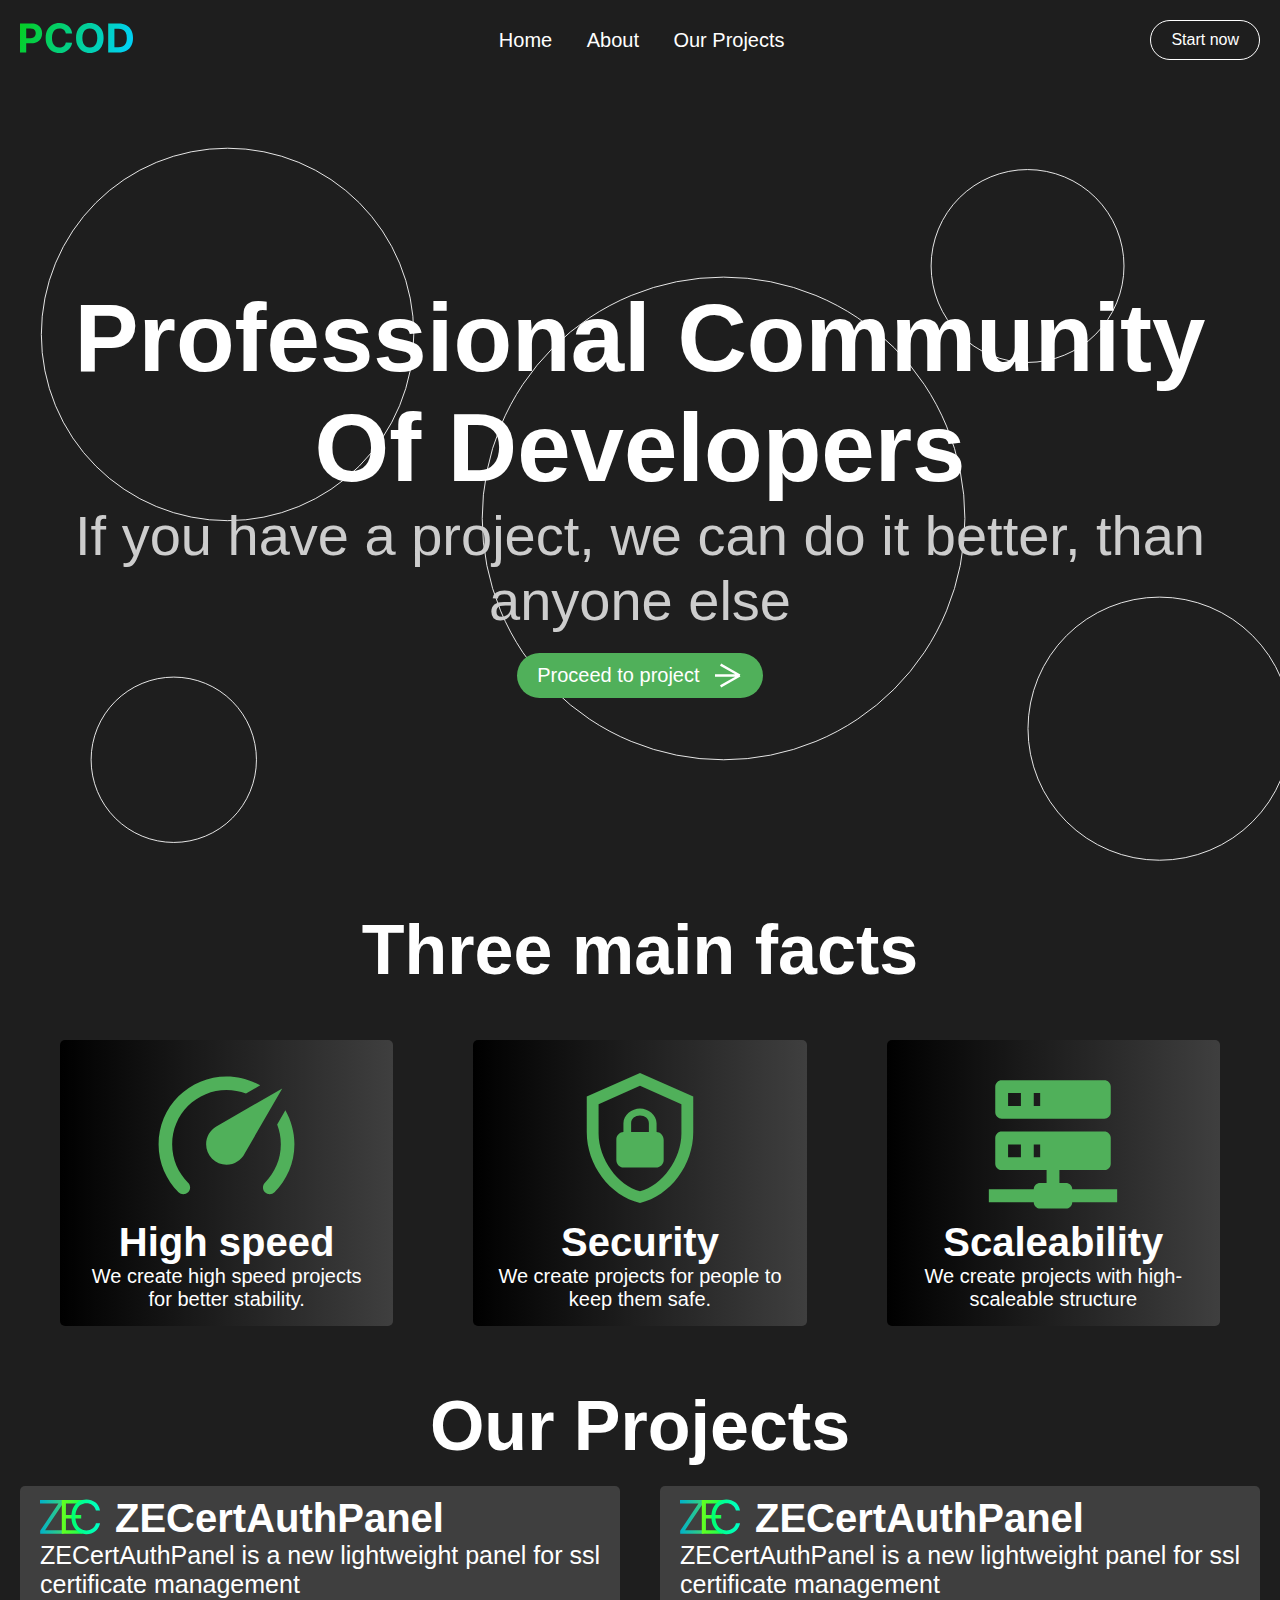
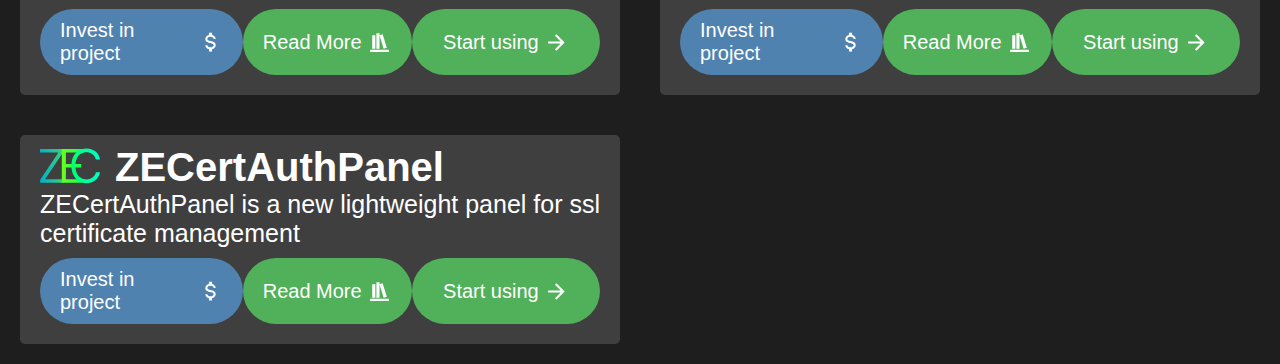
<file: index.html>
<!DOCTYPE html>
<html lang="en">
    <head>
        <title>ProfComOfDev | Main</title>
        <meta name="viewport" content="width=device-width">
        <meta name="title" content="ProfComOfDev">
        <meta name="description" content="ProfComOfDev -  a Professional Community of Developers">
        <meta name="keywords" content="professionalism,professional headshots,professional development,professional binge watcher,professional physical therapy,professional synonym,professional liability insurance,professional resume,professional attire,professional attire for women,professional arts pharmacy,professional automotive,professional association,professional athletes,professional auto,professional account management,professional bio,professional backpack,professional bull riders,professional background,Copy,professional bank,professional binge watcher jobs,professional business attire,professional carpet cleaning,professional cuddler,professional camera,professional cleaning services,professional cornhole bags,professional cornhole boards,professional car detailing,professional couch cleaning,professional definition,professional development goals,professional dresses,professional driving school,professional degree,professional development for teachers,professional development plan,professional email,professional ear cleaning,Copy,professional email address,professional email signature,professional engineer,professional eye care,professional employer organization,professional email sign off,professional finance company,professional fighters league,professional fonts,professional financial services,professional flooring supply,professional football leagues,professional formulas,professional floor cleaners,professional goals,professional goals examples,professional golfers,professional golf,professional growth,professional gynecological services,Copy,professional gel polish,professional gambler,professional hair,professional headshots near me,professional hairstyles,professional hair clippers,professional halloween costumes,professional hair color,professional halloween masks,professional identity,professional image,professional in spanish,professional irrigation,professional in human resources,professional insurance,professional instagram account,professional interests examples,professional jobs,professional jobs near me,professional judgement,Copy,professional jumpsuit,professional jewelry cleaner,professional juicer,professional joggers,professional jump rope,professional knife sharpener,professional knife set,professional kitchen,professional karaoke machine,professional karaoke system,professional keratin treatment,professional kickball,professional knife sharpening near me,professional letter format,professional license,professional letter,professional lacrosse,professional learning communities,professional license lookup,professional letter of recommendation,Copy,professional movers,professional makeup,professional meaning,professional massage,professional mode facebook,professional movers near me,professional management,professional muffler,professional nails,professional nail supplies,professional nail drill,professional nursing organizations,professional networking,professional nail kit,professional nail colors,professional nail clippers,professional organizer,professional organizer near me,professional outfits for women,professional out of office message,Copy,professional organizer salary,professional outfits,professional organizer certification,professional office decor ideas,professional photographer,professional pharmacy,professional pictures,professional photo,professional photographer near me,professional parking management,professional plastics,professional qualities,professional quality of life scale,professional quotes,professional qualifications,professional quidditch,professional qualities of a student doctor,professional quality photo prints,professional qualifications registry,professional references">
        <meta name="robots" content="index, follow">
        <meta http-equiv="Content-Type" content="text/html; charset=utf-8">
        <meta name="language" content="English">
        <meta name="revisit-after" content="1 days">
        <meta name="author" content="ProfComOfDev">
        <link rel="stylesheet" href="assets/css/main.css"/>
        <meta name="yandex-verification" content="fa500a402ce7190e" />
        <meta name="google-site-verification" content="qj-be9Zhh2JFyYh0oZwgliFy-vq_3Uc_Uw4hbA8DgQk" />
    </head>
    <body>
        <h1 style="display: none;">ProfComOfDev - a Professional Community of Developers</h1>
        <div style="display: none;">professionalism,professional headshots,professional development,professional binge watcher,professional physical therapy,professional synonym,professional liability insurance,professional resume,professional attire,professional attire for women,professional arts pharmacy,professional automotive,professional association,professional athletes,professional auto,professional account management,professional bio,professional backpack,professional bull riders,professional background,Copy,professional bank,professional binge watcher jobs,professional business attire,professional carpet cleaning,professional cuddler,professional camera,professional cleaning services,professional cornhole bags,professional cornhole boards,professional car detailing,professional couch cleaning,professional definition,professional development goals,professional dresses,professional driving school,professional degree,professional development for teachers,professional development plan,professional email,professional ear cleaning,Copy,professional email address,professional email signature,professional engineer,professional eye care,professional employer organization,professional email sign off,professional finance company,professional fighters league,professional fonts,professional financial services,professional flooring supply,professional football leagues,professional formulas,professional floor cleaners,professional goals,professional goals examples,professional golfers,professional golf,professional growth,professional gynecological services,Copy,professional gel polish,professional gambler,professional hair,professional headshots near me,professional hairstyles,professional hair clippers,professional halloween costumes,professional hair color,professional halloween masks,professional identity,professional image,professional in spanish,professional irrigation,professional in human resources,professional insurance,professional instagram account,professional interests examples,professional jobs,professional jobs near me,professional judgement,Copy,professional jumpsuit,professional jewelry cleaner,professional juicer,professional joggers,professional jump rope,professional knife sharpener,professional knife set,professional kitchen,professional karaoke machine,professional karaoke system,professional keratin treatment,professional kickball,professional knife sharpening near me,professional letter format,professional license,professional letter,professional lacrosse,professional learning communities,professional license lookup,professional letter of recommendation,Copy,professional movers,professional makeup,professional meaning,professional massage,professional mode facebook,professional movers near me,professional management,professional muffler,professional nails,professional nail supplies,professional nail drill,professional nursing organizations,professional networking,professional nail kit,professional nail colors,professional nail clippers,professional organizer,professional organizer near me,professional outfits for women,professional out of office message,Copy,professional organizer salary,professional outfits,professional organizer certification,professional office decor ideas,professional photographer,professional pharmacy,professional pictures,professional photo,professional photographer near me,professional parking management,professional plastics,professional qualities,professional quality of life scale,professional quotes,professional qualifications,professional quidditch,professional qualities of a student doctor,professional quality photo prints,professional qualifications registry,professional references</div>
        <div class="main">
            <nav class="nav">
                <div class="logo">
                    <img src="/assets/images/PCOD.svg">
                    <div class="mobile_trigger">
                        <div class="mb">
                            <span></span>
                            <span></span>
                            <span></span>
                        </div>
                    </div>
                </div>
                <div class="menu">
                    <a href="#">Home</a>
                    <a href="#">About</a>
                    <a href="#">Our Projects</a>
                </div>
                <div class="btn-box">
                    <a href="/meetups/" class="btn">Start now</a>
                </div>
            </nav>
            <div class="center-b-nav">
                <div class="b-title">
                    Professional Community Of Developers
                </div>
                <div class="b-description">
                    If you have a project, we can do it better, than anyone else
                </div>
                <div class="btn-box-green">
                    <a class="btn-green">Proceed to project <img src="/assets/images/img-next.svg"/></a>
                </div>
            </div>
        </div>
        <div class="about">
            <div class="section-title">
                Three main facts
            </div>
            <div class="section-content">
                <div class="fact">
                    <div class="fact-wrapper">
                        <div class="fact-logo">
                            <img src="/assets/images/speedometer.svg">
                        </div>
                        <div class="fact-title">
                            High speed
                        </div>
                        <div class="fact-description">
                            We create high speed projects for better stability.
                        </div>
                    </div>
                </div>
                <div class="fact">
                    <div class="fact-wrapper">
                        <div class="fact-logo">
                            <img src="/assets/images/shield-lock.svg">
                        </div>
                        <div class="fact-title">
                            Security
                        </div>
                        <div class="fact-description">
                            We create projects for people to keep them safe.
                        </div>
                    </div>
                </div>
                <div class="fact">
                    <div class="fact-wrapper">
                        <div class="fact-logo">
                            <img src="/assets/images/server-network.svg">
                        </div>
                        <div class="fact-title">
                            Scaleability
                        </div>
                        <div class="fact-description">
                            We create projects with high-scaleable structure
                        </div>
                    </div>
                </div>
            </div>
        </div>
        <div class="projects">
            <div class="section-title">
                Our Projects
            </div>
            <div class="section-content">
                <div class="project">
                    <div class="project-wrapper">
                        <div class="top_bar">
                            <div class="project-logo">
                                <img src="/assets/images/project-1-logo.svg"/>
                            </div>
                            <div class="project-title">
                                ZECertAuthPanel
                            </div>
                        </div>
                        <div class="description">
                            ZECertAuthPanel is a new lightweight panel for ssl certificate management
                        </div>
                        <div class="buttons">
                            <div class="btn-box">
                                <a class="btn invest" href="#">
                                    Invest in project
                                    <img src="/assets/images/currency-usd.svg"/>
                                </a>
                                <a class="btn read" href="#">
                                    Read More
                                    <img src="/assets/images/bookshelf.svg"/>
                                </a>
                                <a class="btn use" href="#">
                                    Start using
                                    <img src="/assets/images/arrow-right.svg"/>
                                </a>
                            </div>
                        </div>
                    </div>
                </div>
                <!--Start of delete-->
                <div class="project">
                    <div class="project-wrapper">
                        <div class="top_bar">
                            <div class="project-logo">
                                <img src="/assets/images/project-1-logo.svg"/>
                            </div>
                            <div class="project-title">
                                ZECertAuthPanel
                            </div>
                        </div>
                        <div class="description">
                            ZECertAuthPanel is a new lightweight panel for ssl certificate management
                        </div>
                        <div class="buttons">
                            <div class="btn-box">
                                <a class="btn invest" href="#">
                                    Invest in project
                                    <img src="/assets/images/currency-usd.svg"/>
                                </a>
                                <a class="btn read" href="#">
                                    Read More
                                    <img src="/assets/images/bookshelf.svg"/>
                                </a>
                                <a class="btn use" href="#">
                                    Start using
                                    <img src="/assets/images/arrow-right.svg"/>
                                </a>
                            </div>
                        </div>
                    </div>
                </div>
                <div class="project">
                    <div class="project-wrapper">
                        <div class="top_bar">
                            <div class="project-logo">
                                <img src="/assets/images/project-1-logo.svg"/>
                            </div>
                            <div class="project-title">
                                ZECertAuthPanel
                            </div>
                        </div>
                        <div class="description">
                            ZECertAuthPanel is a new lightweight panel for ssl certificate management
                        </div>
                        <div class="buttons">
                            <div class="btn-box">
                                <a class="btn invest" href="#">
                                    Invest in project
                                    <img src="/assets/images/currency-usd.svg"/>
                                </a>
                                <a class="btn read" href="#">
                                    Read More
                                    <img src="/assets/images/bookshelf.svg"/>
                                </a>
                                <a class="btn use" href="#">
                                    Start using
                                    <img src="/assets/images/arrow-right.svg"/>
                                </a>
                            </div>
                        </div>
                    </div>
                </div>
                <!--End of Delete-->
            </div>
        </div>
        <script src="assets/js/main.js"></script>
    </body>
</html>
</file>
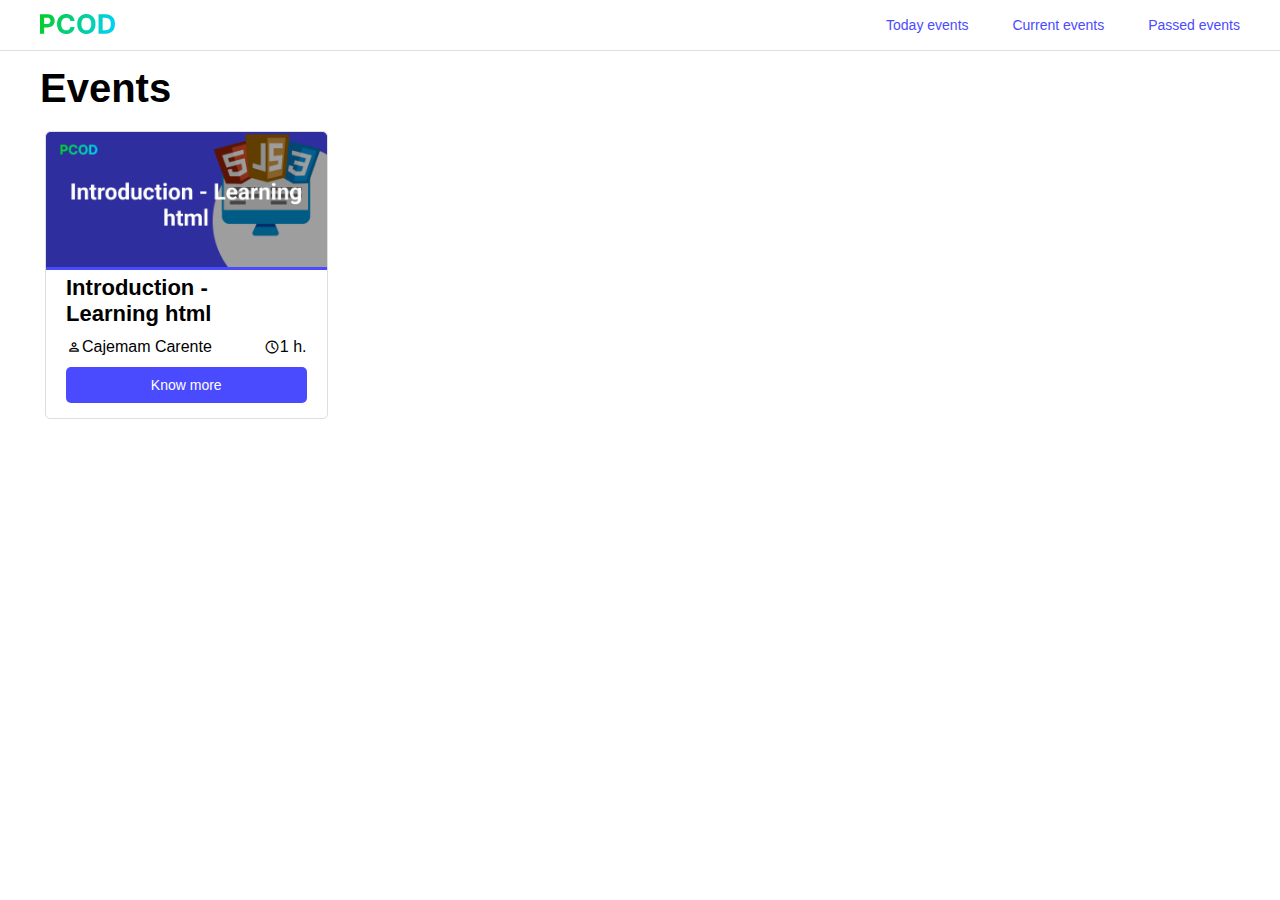
<file: meetups/en/index.html>
<!DOCTYPE html>
<html lang="en">
    <head>
        <title>ProfComOfDev | ZMeetups</title>
        <meta charset="UTF-8"/>
        <link rel="stylesheet" href="/meetups/assets/css/main.css"/>
        <meta name="viewport" content="width=device-width">
    </head>
    <body>
        <header>
            <logo>
                <img src="/meetups/assets/images/PCOD.svg"/>
                <div class="mobile-trigger">
                    <div class="mobile-trigger-box">
                        <span></span>
                        <span></span>
                        <span></span>
                    </div>
                </div>
            </logo>
            <menu>
                <a class="menu-item">
                    Today events
                </a>
                <a class="menu-item">
                    Current events
                </a>
                <a class="menu-item">
                    Passed events
                </a>
            </menu>
        </header>
        <main class="main" id="main">
            <div class="main-section">
                <div class="title">Events</div>
                <div class="content">
                    <div class="events">
                        <div class="events-event">
                            <div class="event">
                                <div class="preview">
                                    <img src="/meetups/assets/coursepreview/сourse-1@2x.png"/>
                                </div>
                                <div class="title">Introduction - Learning html</div>
                                <div class="lead-and-time">
                                    <div class="leader">Cajemam Carente</div>
                                    <div class="time">1 h.</div>
                                </div>
                                <div class="btn-box">
                                    <a class="btn" href="/meetups/en/meetup/introduction_learning_html">Know more</a>
                                </div>
                            </div>
                        </div>
                    </div>
                </div>
            </div>
        </main>
        <script src="/meetups/assets/js/sticky.js"></script>
    </body>
</html>
</file>
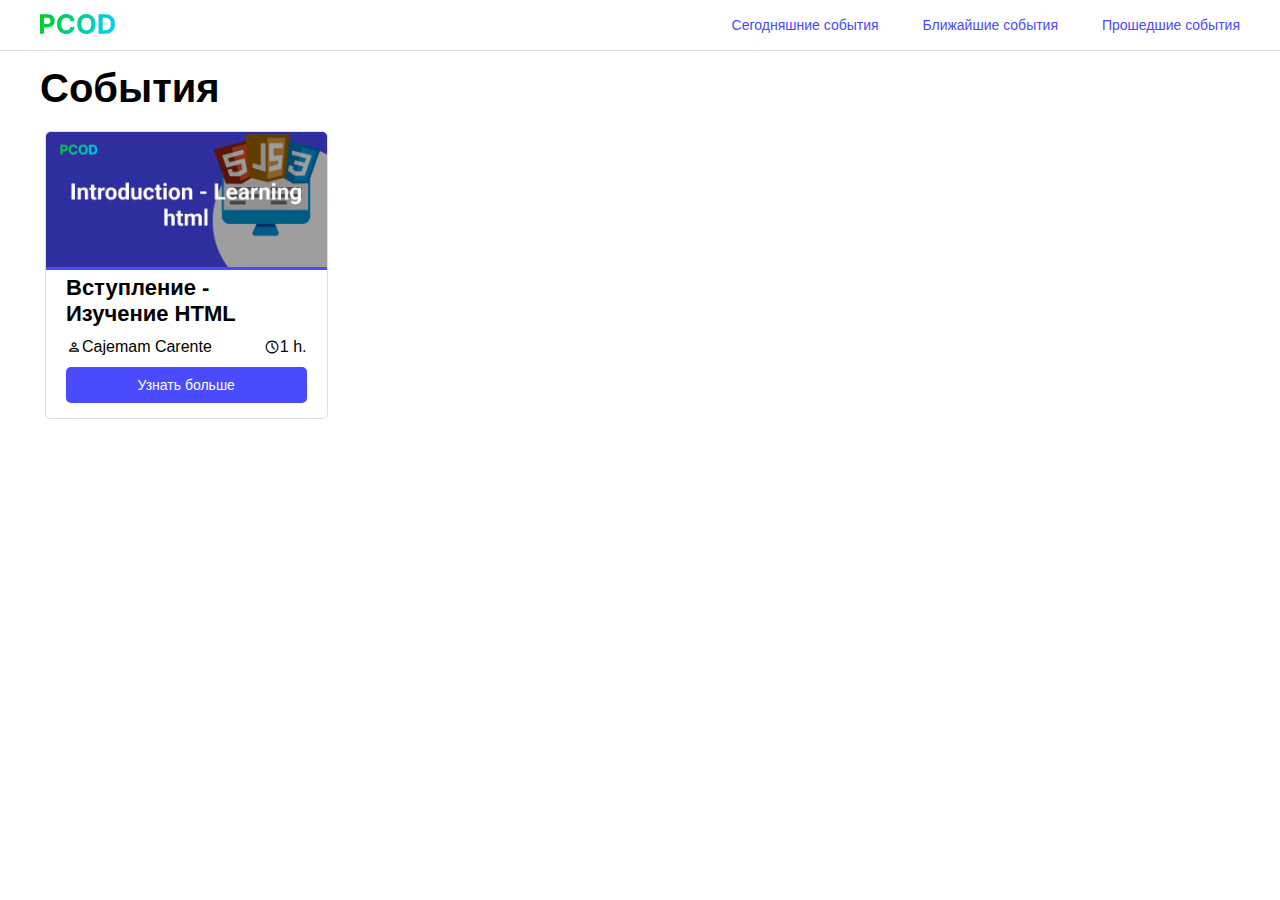
<file: meetups/ru/index.html>
<!DOCTYPE html>
<html lang="en">
    <head>
        <title>ProfComOfDev - ZMeetups</title>
        <meta charset="UTF-8"/>
        <link rel="stylesheet" href="/meetups/assets/css/main.css"/>
        <meta name="viewport" content="width=device-width">
    </head>
    <body>
        <header>
            <logo>
                <img src="/meetups/assets/images/PCOD.svg"/>
                <div class="mobile-trigger">
                    <div class="mobile-trigger-box">
                        <span></span>
                        <span></span>
                        <span></span>
                    </div>
                </div>
            </logo>
            <menu>
                <a class="menu-item">
                    Сегодняшние события
                </a>
                <a class="menu-item">
                    Ближайшие события
                </a>
                <a class="menu-item">
                    Прошедшие события
                </a>
            </menu>
        </header>
        <main class="main" id="main">
            <div class="main-section">
                <div class="title">События</div>
                <div class="content">
                    <div class="events">
                        <div class="events-event">
                            <div class="event">
                                <div class="preview">
                                    <img src="/meetups/assets/coursepreview/сourse-1@2x.png"/>
                                </div>
                                <div class="title">Вступление - Изучение HTML</div>
                                <div class="lead-and-time">
                                    <div class="leader">Cajemam Carente</div>
                                    <div class="time">1 h.</div>
                                </div>
                                <div class="btn-box">
                                    <a class="btn" href="/meetups/ru/meetup/introduction_learning_html">Узнать больше</a>
                                </div>
                            </div>
                        </div>
                    </div>
                </div>
            </div>
        </main>
        <script src="/meetups/assets/js/sticky.js"></script>
    </body>
</html>
</file>
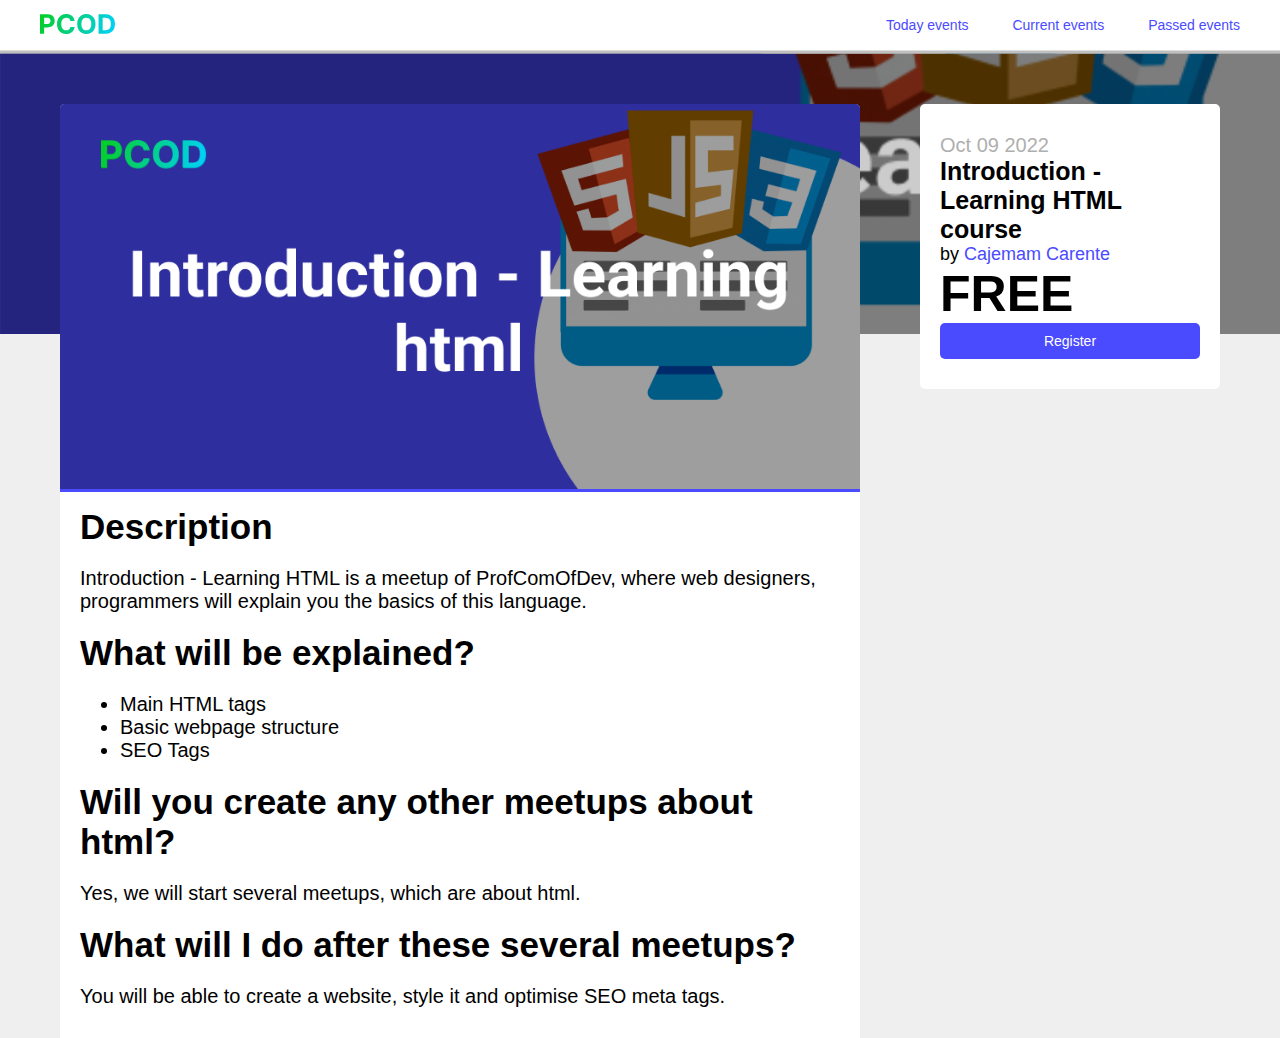
<file: meetups/en/meetup/introduction_learning_html/index.html>
<!DOCTYPE html>
<html lang="en">
    <head>
        <title>Introduction - Learning html | ZMeetups</title>
        <meta charset="UTF-8"/>
        <link rel="stylesheet" href="/meetups/assets/css/main.css"/>
        <meta name="viewport" content="width=device-width">
    </head>
    <body style="background:#EFEFEF;">
        <header>
            <logo>
                <img src="/meetups/assets/images/PCOD.svg"/>
                <div class="mobile-trigger">
                    <div class="mobile-trigger-box">
                        <span></span>
                        <span></span>
                        <span></span>
                    </div>
                </div>
            </logo>
            <menu>
                <a class="menu-item">
                    Today events
                </a>
                <a class="menu-item">
                    Current events
                </a>
                <a class="menu-item">
                    Passed events
                </a>
            </menu>
        </header>
        <main class="main" id="main">
            <div class="main-block">
                <div class="blocking_background">
                    <img src="/meetups/assets/images/background-image.svg">
                </div>
                <div class="main-block-info">
                    <div class="main-block-left">
                        <div class="preview">
                            <img src="/meetups/assets/coursepreview/сourse-1@3x.png"/>
                        </div>
                        <div class="description">
                            <h2>Description</h2>
                            <p>Introduction - Learning HTML is a meetup of ProfComOfDev, where web designers, programmers will explain you the basics of this language.</p>
                            <h2>What will be explained?</h2>
                            <ul>
                                <li>Main HTML tags</li>
                                <li>Basic webpage structure</li>
                                <li>SEO Tags</li>
                            </ul>
                            <h2>Will you create any other meetups about html?</h2>
                            <p>Yes, we will start several meetups, which are about html.</p>
                            <h2>What will I do after these several meetups?</h2>
                            <p>You will be able to create a website, style it and optimise SEO  meta tags.</p>
                        </div>
                    </div>
                    <div class="main-block-right">
                        <div class="br_date">Oct 09 2022</div>
                        <div class="br_title">Introduction - Learning HTML course</div>
                        <div class="br_leader">by <a href="#" class="br_leader_title">Cajemam Carente</a></div>
                        <div class="cost">FREE</div>
                        <div class="btn-box">
                            <a class="btn" href="#">Register</a>
                        </div>
                    </div>
                </div>
            </div>
        </main>
        <script src="/meetups/assets/js/sticky.js"></script>
    </body>
</html>
</file>
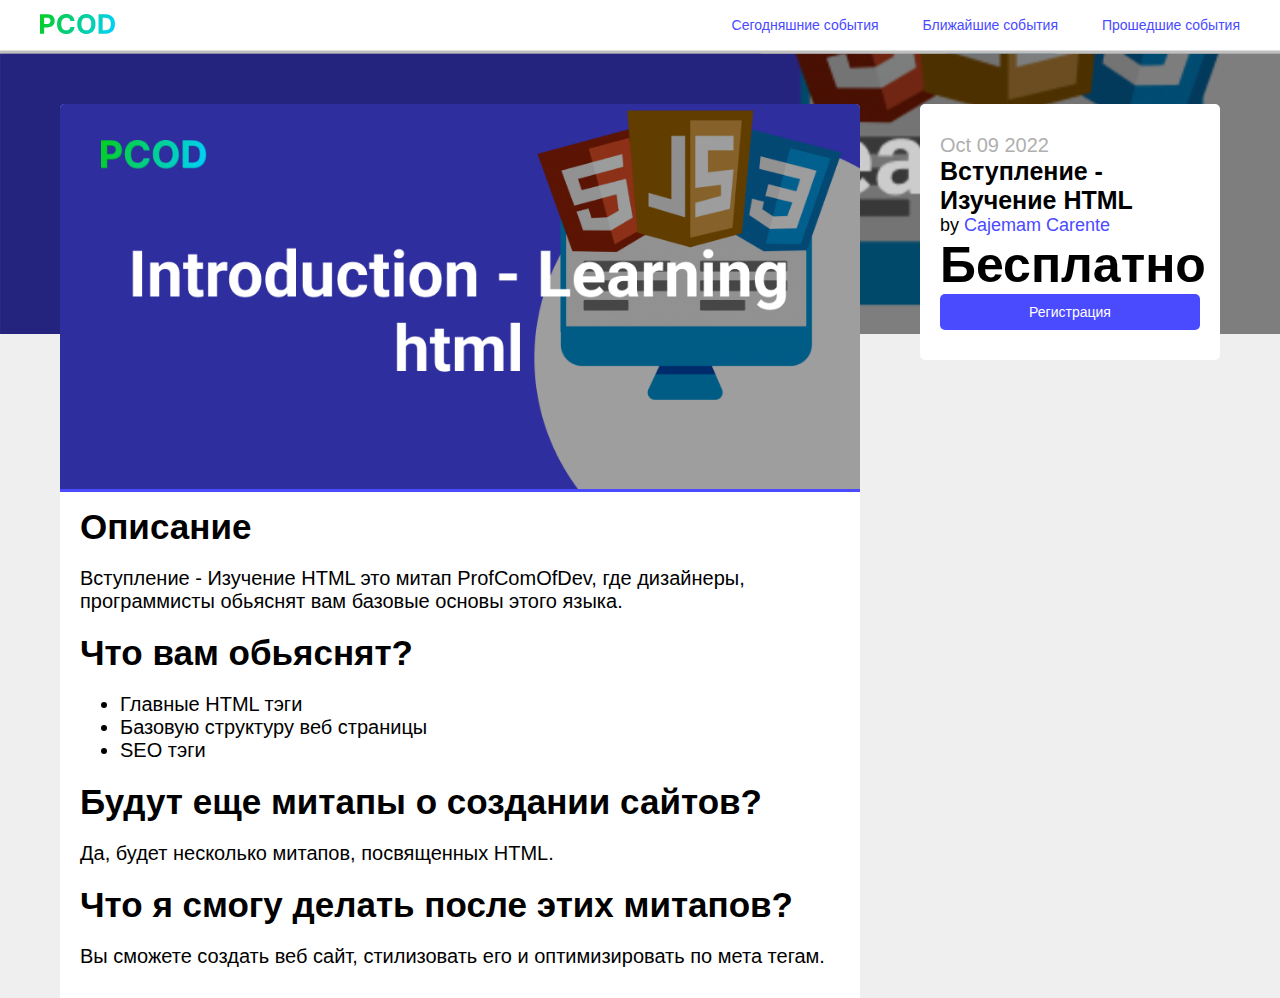
<file: meetups/ru/meetup/introduction_learning_html/index.html>
<!DOCTYPE html>
<html lang="en">
    <head>
        <title>Introduction - Learning html | ZMeetups</title>
        <meta charset="UTF-8"/>
        <link rel="stylesheet" href="/meetups/assets/css/main.css"/>
        <meta name="viewport" content="width=device-width">
    </head>
    <body style="background:#EFEFEF;">
        <header>
            <logo>
                <img src="/meetups/assets/images/PCOD.svg"/>
                <div class="mobile-trigger">
                    <div class="mobile-trigger-box">
                        <span></span>
                        <span></span>
                        <span></span>
                    </div>
                </div>
            </logo>
            <menu>
                <a class="menu-item">
                    Сегодняшние события
                </a>
                <a class="menu-item">
                    Ближайшие события
                </a>
                <a class="menu-item">
                    Прошедшие события
                </a>
            </menu>
        </header>
        <main class="main" id="main">
            <div class="main-block">
                <div class="blocking_background">
                    <img src="/meetups/assets/images/background-image.svg">
                </div>
                <div class="main-block-info">
                    <div class="main-block-left">
                        <div class="preview">
                            <img src="/meetups/assets/coursepreview/сourse-1@3x.png"/>
                        </div>
                        <div class="description">
                            <h2>Описание</h2>
                            <p>Вступление - Изучение HTML это митап ProfComOfDev, где дизайнеры, программисты обьяснят вам базовые основы этого языка.</p>
                            <h2>Что вам обьяснят?</h2>
                            <ul>
                                <li>Главные HTML тэги</li>
                                <li>Базовую структуру веб страницы</li>
                                <li>SEO тэги</li>
                            </ul>
                            <h2>Будут еще митапы о создании сайтов?</h2>
                            <p>Да, будет несколько митапов, посвященных HTML.</p>
                            <h2>Что я смогу делать после этих митапов?</h2>
                            <p>Вы сможете создать веб сайт, стилизовать его и оптимизировать по мета тегам.</p>
                        </div>
                    </div>
                    <div class="main-block-right">
                        <div class="br_date">Oct 09 2022</div>
                        <div class="br_title">Вступление - Изучение HTML</div>
                        <div class="br_leader">by <a href="#" class="br_leader_title">Cajemam Carente</a></div>
                        <div class="cost">Бесплатно</div>
                        <div class="btn-box">
                            <a class="btn" href="#">Регистрация</a>
                        </div>
                    </div>
                </div>
            </div>
        </main>
        <script src="/meetups/assets/js/sticky.js"></script>
    </body>
</html>
</file>
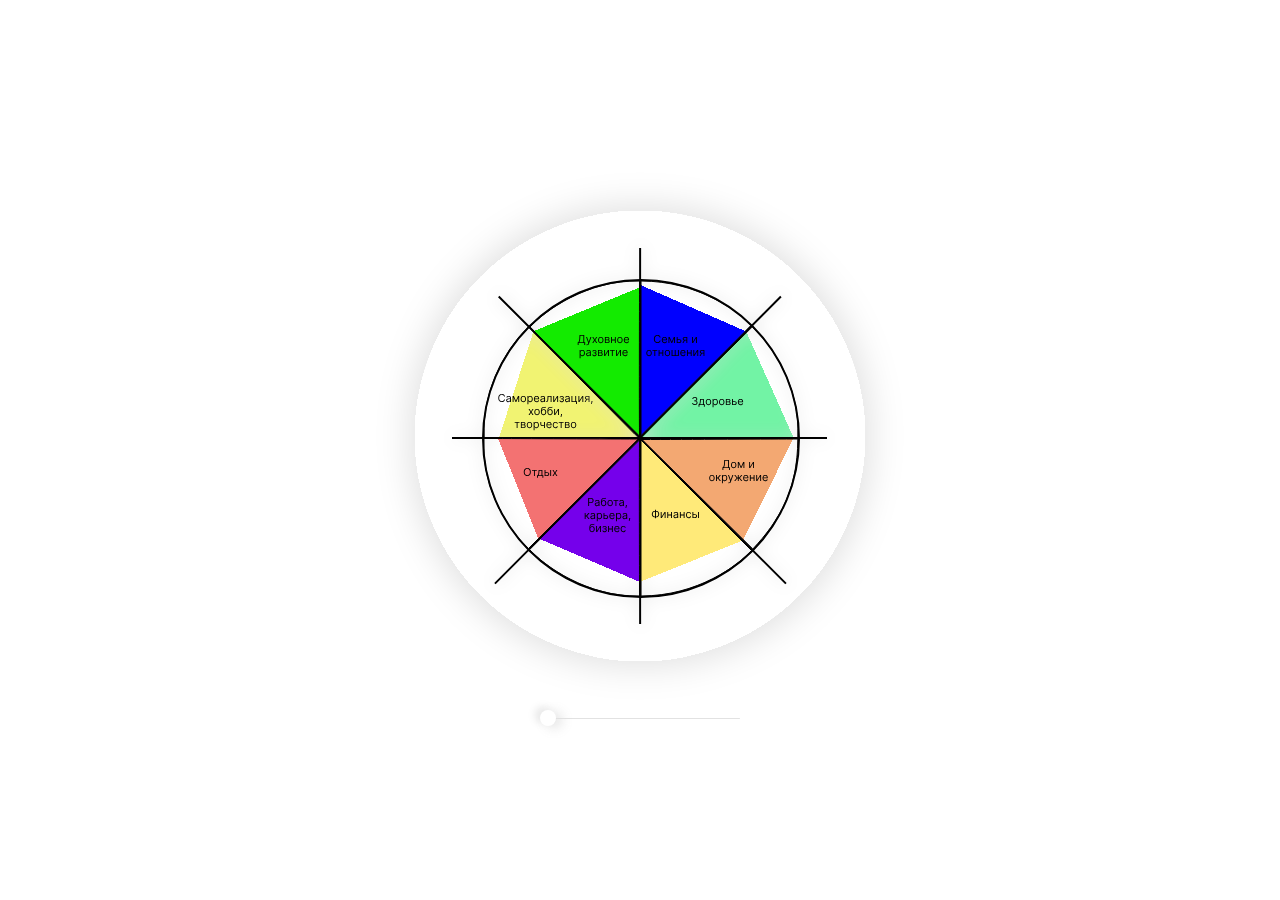
<file: thing.html>
<!DOCTYPE html>
<html lang="ru">
    <head>
        <meta name="viewport" content="width=device-width">
        <title>Дизайн круга</title>
    </head>
    <body>
        <div class="hidden-thing">
            <div class="scrollbar"></div>
        </div>
        <div class="svg-box">
                <svg width="530" height="530" viewBox="0 0 530 530" fill="none" xmlns="http://www.w3.org/2000/svg">
                <g filter="url(#filter0_d_1_27)">
                <circle cx="265" cy="265" r="225" fill="white"/>
                </g>
                <path d="M153.597 156L263 266.495C220.624 266.495 131.162 267 109.227 267C106.036 213.72 137.311 170.8 153.597 156Z" fill="url(#d_s_h_t)" class="triangle" stroke="black"/>
                <path d="M377.245 156L265 266.495C308.476 266.495 400.262 267 422.767 267C426.041 213.72 393.954 170.8 377.245 156Z" fill="url(#d_s_d)" class="triangle" stroke="black"/>
                <path d="M130.001 225.5H129.033C128.975 225.221 128.875 224.977 128.732 224.766C128.591 224.555 128.419 224.378 128.216 224.234C128.016 224.089 127.793 223.979 127.548 223.906C127.304 223.833 127.048 223.797 126.783 223.797C126.298 223.797 125.86 223.919 125.466 224.164C125.076 224.409 124.764 224.77 124.533 225.246C124.304 225.723 124.189 226.307 124.189 227C124.189 227.693 124.304 228.277 124.533 228.754C124.764 229.23 125.076 229.591 125.466 229.836C125.86 230.081 126.298 230.203 126.783 230.203C127.048 230.203 127.304 230.167 127.548 230.094C127.793 230.021 128.016 229.913 128.216 229.77C128.419 229.624 128.591 229.445 128.732 229.234C128.875 229.021 128.975 228.776 129.033 228.5H130.001C129.929 228.909 129.796 229.275 129.603 229.598C129.41 229.921 129.171 230.195 128.884 230.422C128.598 230.646 128.276 230.816 127.919 230.934C127.565 231.051 127.186 231.109 126.783 231.109C126.1 231.109 125.494 230.943 124.962 230.609C124.431 230.276 124.013 229.802 123.708 229.187C123.404 228.573 123.251 227.844 123.251 227C123.251 226.156 123.404 225.427 123.708 224.812C124.013 224.198 124.431 223.724 124.962 223.391C125.494 223.057 126.1 222.891 126.783 222.891C127.186 222.891 127.565 222.949 127.919 223.066C128.276 223.184 128.598 223.355 128.884 223.582C129.171 223.806 129.41 224.079 129.603 224.402C129.796 224.723 129.929 225.089 130.001 225.5ZM133.208 231.141C132.827 231.141 132.482 231.069 132.172 230.926C131.862 230.78 131.616 230.57 131.434 230.297C131.252 230.021 131.161 229.687 131.161 229.297C131.161 228.953 131.228 228.674 131.364 228.461C131.499 228.245 131.68 228.076 131.907 227.953C132.133 227.831 132.383 227.74 132.657 227.68C132.933 227.617 133.21 227.568 133.489 227.531C133.853 227.484 134.149 227.449 134.375 227.426C134.605 227.4 134.771 227.357 134.875 227.297C134.982 227.237 135.036 227.133 135.036 226.984V226.953C135.036 226.568 134.93 226.268 134.719 226.055C134.511 225.841 134.194 225.734 133.77 225.734C133.33 225.734 132.985 225.831 132.735 226.023C132.485 226.216 132.309 226.422 132.208 226.641L131.333 226.328C131.489 225.964 131.697 225.68 131.958 225.477C132.221 225.271 132.507 225.128 132.817 225.047C133.129 224.964 133.437 224.922 133.739 224.922C133.931 224.922 134.153 224.945 134.403 224.992C134.655 225.036 134.899 225.129 135.133 225.27C135.37 225.41 135.567 225.622 135.723 225.906C135.879 226.19 135.958 226.57 135.958 227.047V231H135.036V230.187H134.989C134.926 230.318 134.822 230.457 134.676 230.605C134.53 230.754 134.336 230.88 134.094 230.984C133.852 231.089 133.556 231.141 133.208 231.141ZM133.348 230.312C133.713 230.312 134.02 230.241 134.27 230.098C134.523 229.954 134.713 229.77 134.84 229.543C134.971 229.316 135.036 229.078 135.036 228.828V227.984C134.997 228.031 134.911 228.074 134.778 228.113C134.648 228.15 134.497 228.182 134.325 228.211C134.155 228.237 133.99 228.26 133.829 228.281C133.67 228.299 133.541 228.315 133.442 228.328C133.202 228.359 132.978 228.41 132.77 228.48C132.564 228.548 132.398 228.651 132.27 228.789C132.145 228.924 132.083 229.109 132.083 229.344C132.083 229.664 132.201 229.906 132.438 230.07C132.678 230.232 132.981 230.312 133.348 230.312ZM140.921 229.75L143.015 225H143.89L141.296 231H140.546L138 225H138.859L140.921 229.75ZM138.562 225V231H137.64V225H138.562ZM143.281 231V225H144.203V231H143.281ZM148.328 231.125C147.786 231.125 147.311 230.996 146.902 230.738C146.496 230.48 146.178 230.12 145.949 229.656C145.722 229.193 145.609 228.651 145.609 228.031C145.609 227.406 145.722 226.861 145.949 226.395C146.178 225.928 146.496 225.566 146.902 225.309C147.311 225.051 147.786 224.922 148.328 224.922C148.869 224.922 149.343 225.051 149.75 225.309C150.158 225.566 150.476 225.928 150.703 226.395C150.932 226.861 151.046 227.406 151.046 228.031C151.046 228.651 150.932 229.193 150.703 229.656C150.476 230.12 150.158 230.48 149.75 230.738C149.343 230.996 148.869 231.125 148.328 231.125ZM148.328 230.297C148.739 230.297 149.078 230.191 149.343 229.98C149.609 229.77 149.806 229.492 149.933 229.148C150.061 228.805 150.125 228.432 150.125 228.031C150.125 227.63 150.061 227.257 149.933 226.91C149.806 226.564 149.609 226.284 149.343 226.07C149.078 225.857 148.739 225.75 148.328 225.75C147.916 225.75 147.578 225.857 147.312 226.07C147.046 226.284 146.85 226.564 146.722 226.91C146.595 227.257 146.531 227.63 146.531 228.031C146.531 228.432 146.595 228.805 146.722 229.148C146.85 229.492 147.046 229.77 147.312 229.98C147.578 230.191 147.916 230.297 148.328 230.297ZM152.454 233.25V225H153.344V225.953H153.454C153.521 225.849 153.615 225.716 153.735 225.555C153.857 225.391 154.032 225.245 154.258 225.117C154.487 224.987 154.797 224.922 155.188 224.922C155.693 224.922 156.139 225.048 156.524 225.301C156.909 225.553 157.21 225.911 157.426 226.375C157.642 226.839 157.75 227.385 157.75 228.016C157.75 228.651 157.642 229.202 157.426 229.668C157.21 230.132 156.911 230.491 156.528 230.746C156.145 230.999 155.704 231.125 155.204 231.125C154.818 231.125 154.51 231.061 154.278 230.934C154.046 230.803 153.868 230.656 153.743 230.492C153.618 230.326 153.521 230.187 153.454 230.078H153.375V233.25H152.454ZM153.36 228C153.36 228.453 153.426 228.853 153.559 229.199C153.692 229.543 153.886 229.812 154.141 230.008C154.396 230.201 154.709 230.297 155.079 230.297C155.464 230.297 155.786 230.195 156.043 229.992C156.304 229.786 156.499 229.51 156.629 229.164C156.762 228.815 156.829 228.427 156.829 228C156.829 227.578 156.764 227.198 156.633 226.859C156.506 226.518 156.312 226.249 156.051 226.051C155.793 225.85 155.469 225.75 155.079 225.75C154.704 225.75 154.389 225.845 154.133 226.035C153.878 226.223 153.685 226.486 153.555 226.824C153.425 227.16 153.36 227.552 153.36 228ZM161.672 231.125C161.094 231.125 160.596 230.997 160.176 230.742C159.76 230.484 159.438 230.125 159.211 229.664C158.987 229.201 158.875 228.661 158.875 228.047C158.875 227.432 158.987 226.891 159.211 226.422C159.438 225.951 159.753 225.583 160.157 225.32C160.563 225.055 161.037 224.922 161.579 224.922C161.891 224.922 162.2 224.974 162.504 225.078C162.809 225.182 163.086 225.352 163.336 225.586C163.586 225.818 163.786 226.125 163.934 226.508C164.083 226.891 164.157 227.362 164.157 227.922V228.312H159.532V227.516H163.219C163.219 227.177 163.152 226.875 163.016 226.609C162.883 226.344 162.693 226.134 162.446 225.98C162.201 225.827 161.912 225.75 161.579 225.75C161.211 225.75 160.894 225.841 160.625 226.023C160.36 226.203 160.155 226.437 160.012 226.727C159.869 227.016 159.797 227.326 159.797 227.656V228.188C159.797 228.641 159.875 229.025 160.032 229.34C160.191 229.652 160.411 229.891 160.692 230.055C160.973 230.216 161.3 230.297 161.672 230.297C161.915 230.297 162.133 230.263 162.329 230.195C162.527 230.125 162.697 230.021 162.84 229.883C162.984 229.742 163.094 229.568 163.172 229.359L164.063 229.609C163.969 229.911 163.812 230.177 163.59 230.406C163.369 230.633 163.096 230.81 162.77 230.937C162.444 231.063 162.079 231.125 161.672 231.125ZM167.325 231.141C166.944 231.141 166.599 231.069 166.29 230.926C165.98 230.78 165.734 230.57 165.551 230.297C165.369 230.021 165.278 229.687 165.278 229.297C165.278 228.953 165.346 228.674 165.481 228.461C165.616 228.245 165.797 228.076 166.024 227.953C166.25 227.831 166.5 227.74 166.774 227.68C167.05 227.617 167.327 227.568 167.606 227.531C167.971 227.484 168.266 227.449 168.493 227.426C168.722 227.4 168.889 227.357 168.993 227.297C169.099 227.237 169.153 227.133 169.153 226.984V226.953C169.153 226.568 169.047 226.268 168.836 226.055C168.628 225.841 168.312 225.734 167.887 225.734C167.447 225.734 167.102 225.831 166.852 226.023C166.602 226.216 166.426 226.422 166.325 226.641L165.45 226.328C165.606 225.964 165.814 225.68 166.075 225.477C166.338 225.271 166.624 225.128 166.934 225.047C167.247 224.964 167.554 224.922 167.856 224.922C168.049 224.922 168.27 224.945 168.52 224.992C168.773 225.036 169.016 225.129 169.25 225.27C169.487 225.41 169.684 225.622 169.84 225.906C169.997 226.19 170.075 226.57 170.075 227.047V231H169.153V230.187H169.106C169.043 230.318 168.939 230.457 168.793 230.605C168.648 230.754 168.454 230.88 168.211 230.984C167.969 231.089 167.674 231.141 167.325 231.141ZM167.465 230.312C167.83 230.312 168.137 230.241 168.387 230.098C168.64 229.954 168.83 229.77 168.958 229.543C169.088 229.316 169.153 229.078 169.153 228.828V227.984C169.114 228.031 169.028 228.074 168.895 228.113C168.765 228.15 168.614 228.182 168.442 228.211C168.273 228.237 168.107 228.26 167.946 228.281C167.787 228.299 167.658 228.315 167.559 228.328C167.319 228.359 167.096 228.41 166.887 228.48C166.681 228.548 166.515 228.651 166.387 228.789C166.262 228.924 166.2 229.109 166.2 229.344C166.2 229.664 166.318 229.906 166.555 230.07C166.795 230.232 167.098 230.312 167.465 230.312ZM171.226 231V230.141H171.445C171.625 230.141 171.774 230.105 171.894 230.035C172.014 229.962 172.11 229.836 172.183 229.656C172.259 229.474 172.316 229.221 172.355 228.898C172.397 228.573 172.427 228.159 172.445 227.656L172.554 225H176.554V231H175.632V225.859H173.429L173.335 228C173.315 228.492 173.27 228.926 173.203 229.301C173.138 229.673 173.037 229.986 172.902 230.238C172.769 230.491 172.592 230.681 172.371 230.809C172.149 230.936 171.872 231 171.539 231H171.226ZM179.167 229.641L182.058 225H183.121V231H182.199V226.359L179.324 231H178.246V225H179.167V229.641ZM184.434 229.469H185.418C185.439 229.74 185.562 229.945 185.786 230.086C186.012 230.227 186.306 230.297 186.668 230.297C187.038 230.297 187.355 230.221 187.618 230.07C187.881 229.917 188.012 229.669 188.012 229.328C188.012 229.128 187.963 228.953 187.864 228.805C187.765 228.654 187.625 228.536 187.446 228.453C187.266 228.37 187.054 228.328 186.809 228.328H185.778V227.5H186.809C187.176 227.5 187.447 227.417 187.622 227.25C187.799 227.083 187.887 226.875 187.887 226.625C187.887 226.357 187.792 226.142 187.602 225.98C187.412 225.816 187.142 225.734 186.793 225.734C186.442 225.734 186.149 225.814 185.915 225.973C185.68 226.129 185.556 226.331 185.543 226.578H184.575C184.585 226.255 184.684 225.97 184.872 225.723C185.059 225.473 185.314 225.277 185.637 225.137C185.96 224.993 186.33 224.922 186.747 224.922C187.168 224.922 187.534 224.996 187.844 225.145C188.157 225.29 188.398 225.49 188.567 225.742C188.739 225.992 188.825 226.276 188.825 226.594C188.825 226.932 188.73 227.206 188.54 227.414C188.349 227.622 188.111 227.771 187.825 227.859V227.922C188.051 227.937 188.248 228.01 188.415 228.141C188.584 228.268 188.715 228.436 188.809 228.645C188.903 228.85 188.95 229.078 188.95 229.328C188.95 229.693 188.852 230.01 188.657 230.281C188.461 230.549 188.193 230.758 187.852 230.906C187.511 231.052 187.122 231.125 186.684 231.125C186.26 231.125 185.879 231.056 185.543 230.918C185.208 230.777 184.941 230.583 184.743 230.336C184.547 230.086 184.444 229.797 184.434 229.469ZM192.01 231.141C191.63 231.141 191.285 231.069 190.975 230.926C190.665 230.78 190.419 230.57 190.237 230.297C190.055 230.021 189.963 229.687 189.963 229.297C189.963 228.953 190.031 228.674 190.167 228.461C190.302 228.245 190.483 228.076 190.709 227.953C190.936 227.831 191.186 227.74 191.459 227.68C191.736 227.617 192.013 227.568 192.292 227.531C192.656 227.484 192.952 227.449 193.178 227.426C193.407 227.4 193.574 227.357 193.678 227.297C193.785 227.237 193.838 227.133 193.838 226.984V226.953C193.838 226.568 193.733 226.268 193.522 226.055C193.314 225.841 192.997 225.734 192.573 225.734C192.133 225.734 191.788 225.831 191.538 226.023C191.288 226.216 191.112 226.422 191.01 226.641L190.135 226.328C190.292 225.964 190.5 225.68 190.76 225.477C191.023 225.271 191.31 225.128 191.62 225.047C191.932 224.964 192.239 224.922 192.542 224.922C192.734 224.922 192.956 224.945 193.206 224.992C193.458 225.036 193.702 225.129 193.936 225.27C194.173 225.41 194.37 225.622 194.526 225.906C194.682 226.19 194.76 226.57 194.76 227.047V231H193.838V230.187H193.792C193.729 230.318 193.625 230.457 193.479 230.605C193.333 230.754 193.139 230.88 192.897 230.984C192.655 231.089 192.359 231.141 192.01 231.141ZM192.151 230.312C192.515 230.312 192.823 230.241 193.073 230.098C193.325 229.954 193.515 229.77 193.643 229.543C193.773 229.316 193.838 229.078 193.838 228.828V227.984C193.799 228.031 193.713 228.074 193.581 228.113C193.45 228.15 193.299 228.182 193.127 228.211C192.958 228.237 192.793 228.26 192.631 228.281C192.472 228.299 192.344 228.315 192.245 228.328C192.005 228.359 191.781 228.41 191.573 228.48C191.367 228.548 191.2 228.651 191.073 228.789C190.948 228.924 190.885 229.109 190.885 229.344C190.885 229.664 191.004 229.906 191.241 230.07C191.48 230.232 191.784 230.312 192.151 230.312ZM201.162 225V230.141H202.005V232.938H201.083V231H196.443V225H197.365V230.141H200.24V225H201.162ZM204.347 229.641L207.238 225H208.3V231H207.378V226.359L204.503 231H203.425V225H204.347V229.641ZM213.598 231V225.844H212.004C211.645 225.844 211.362 225.927 211.157 226.094C210.951 226.26 210.848 226.49 210.848 226.781C210.848 227.068 210.941 227.293 211.125 227.457C211.313 227.621 211.569 227.703 211.895 227.703H213.833V228.562H211.895C211.489 228.562 211.139 228.491 210.844 228.348C210.55 228.204 210.323 228 210.165 227.734C210.006 227.466 209.926 227.148 209.926 226.781C209.926 226.411 210.01 226.094 210.176 225.828C210.343 225.562 210.581 225.358 210.891 225.215C211.204 225.072 211.575 225 212.004 225H214.473V231H213.598ZM209.598 231L211.301 228.016H212.301L210.598 231H209.598ZM217.541 229.906L217.478 230.328C217.434 230.625 217.366 230.943 217.275 231.281C217.186 231.62 217.094 231.939 216.998 232.238C216.901 232.538 216.822 232.776 216.759 232.953H216.056C216.09 232.786 216.134 232.566 216.189 232.293C216.244 232.02 216.298 231.714 216.353 231.375C216.41 231.039 216.457 230.695 216.494 230.344L216.541 229.906H217.541ZM154.591 238L156.029 240.453L157.466 238H158.529L156.591 241L158.529 244H157.466L156.029 241.672L154.591 244H153.529L155.435 241L153.529 238H154.591ZM162.035 244.125C161.493 244.125 161.018 243.996 160.609 243.738C160.203 243.48 159.885 243.12 159.656 242.656C159.429 242.193 159.316 241.651 159.316 241.031C159.316 240.406 159.429 239.861 159.656 239.395C159.885 238.928 160.203 238.566 160.609 238.309C161.018 238.051 161.493 237.922 162.035 237.922C162.576 237.922 163.05 238.051 163.457 238.309C163.865 238.566 164.183 238.928 164.41 239.395C164.639 239.861 164.753 240.406 164.753 241.031C164.753 241.651 164.639 242.193 164.41 242.656C164.183 243.12 163.865 243.48 163.457 243.738C163.05 243.996 162.576 244.125 162.035 244.125ZM162.035 243.297C162.446 243.297 162.785 243.191 163.05 242.98C163.316 242.77 163.513 242.492 163.64 242.148C163.768 241.805 163.832 241.432 163.832 241.031C163.832 240.63 163.768 240.257 163.64 239.91C163.513 239.564 163.316 239.284 163.05 239.07C162.785 238.857 162.446 238.75 162.035 238.75C161.623 238.75 161.285 238.857 161.019 239.07C160.753 239.284 160.557 239.564 160.429 239.91C160.302 240.257 160.238 240.63 160.238 241.031C160.238 241.432 160.302 241.805 160.429 242.148C160.557 242.492 160.753 242.77 161.019 242.98C161.285 243.191 161.623 243.297 162.035 243.297ZM170.614 235.75L171.083 236.312C170.9 236.49 170.689 236.613 170.45 236.684C170.21 236.754 169.939 236.797 169.637 236.812C169.335 236.828 168.999 236.844 168.629 236.859C168.213 236.875 167.868 236.977 167.594 237.164C167.321 237.352 167.11 237.622 166.961 237.977C166.813 238.331 166.718 238.766 166.676 239.281H166.754C166.958 238.906 167.239 238.63 167.598 238.453C167.958 238.276 168.343 238.187 168.754 238.187C169.223 238.187 169.645 238.297 170.02 238.516C170.395 238.734 170.692 239.059 170.911 239.488C171.129 239.918 171.239 240.448 171.239 241.078C171.239 241.706 171.127 242.247 170.903 242.703C170.681 243.159 170.37 243.51 169.969 243.758C169.571 244.003 169.103 244.125 168.567 244.125C168.03 244.125 167.56 243.999 167.157 243.746C166.753 243.491 166.439 243.113 166.215 242.613C165.991 242.111 165.879 241.49 165.879 240.75V240.109C165.879 238.773 166.106 237.76 166.559 237.07C167.015 236.38 167.7 236.023 168.614 236C168.937 235.99 169.224 235.987 169.477 235.992C169.73 235.997 169.95 235.986 170.137 235.957C170.325 235.928 170.484 235.859 170.614 235.75ZM168.567 243.297C168.929 243.297 169.24 243.206 169.5 243.023C169.764 242.841 169.965 242.585 170.106 242.254C170.247 241.921 170.317 241.529 170.317 241.078C170.317 240.641 170.245 240.268 170.102 239.961C169.961 239.654 169.76 239.419 169.497 239.258C169.234 239.096 168.918 239.016 168.551 239.016C168.283 239.016 168.042 239.061 167.829 239.152C167.615 239.243 167.433 239.378 167.282 239.555C167.131 239.732 167.014 239.948 166.93 240.203C166.849 240.458 166.806 240.75 166.801 241.078C166.801 241.75 166.959 242.288 167.274 242.691C167.589 243.095 168.02 243.297 168.567 243.297ZM177.102 235.75L177.571 236.312C177.389 236.49 177.178 236.613 176.938 236.684C176.698 236.754 176.428 236.797 176.125 236.812C175.823 236.828 175.487 236.844 175.118 236.859C174.701 236.875 174.356 236.977 174.083 237.164C173.809 237.352 173.598 237.622 173.45 237.977C173.301 238.331 173.206 238.766 173.165 239.281H173.243C173.446 238.906 173.727 238.63 174.086 238.453C174.446 238.276 174.831 238.187 175.243 238.187C175.711 238.187 176.133 238.297 176.508 238.516C176.883 238.734 177.18 239.059 177.399 239.488C177.618 239.918 177.727 240.448 177.727 241.078C177.727 241.706 177.615 242.247 177.391 242.703C177.17 243.159 176.859 243.51 176.458 243.758C176.059 244.003 175.592 244.125 175.055 244.125C174.519 244.125 174.049 243.999 173.645 243.746C173.241 243.491 172.928 243.113 172.704 242.613C172.48 242.111 172.368 241.49 172.368 240.75V240.109C172.368 238.773 172.594 237.76 173.047 237.07C173.503 236.38 174.188 236.023 175.102 236C175.425 235.99 175.713 235.987 175.965 235.992C176.218 235.997 176.438 235.986 176.625 235.957C176.813 235.928 176.972 235.859 177.102 235.75ZM175.055 243.297C175.417 243.297 175.728 243.206 175.989 243.023C176.252 242.841 176.454 242.585 176.594 242.254C176.735 241.921 176.805 241.529 176.805 241.078C176.805 240.641 176.734 240.268 176.59 239.961C176.45 239.654 176.248 239.419 175.985 239.258C175.722 239.096 175.407 239.016 175.04 239.016C174.771 239.016 174.53 239.061 174.317 239.152C174.103 239.243 173.921 239.378 173.77 239.555C173.619 239.732 173.502 239.948 173.418 240.203C173.338 240.458 173.295 240.75 173.29 241.078C173.29 241.75 173.447 242.288 173.762 242.691C174.077 243.095 174.508 243.297 175.055 243.297ZM180.059 242.641L182.95 238H184.012V244H183.09V239.359L180.215 244H179.137V238H180.059V242.641ZM187.076 242.906L187.013 243.328C186.969 243.625 186.901 243.943 186.81 244.281C186.722 244.62 186.629 244.939 186.533 245.238C186.436 245.538 186.357 245.776 186.294 245.953H185.591C185.625 245.786 185.669 245.566 185.724 245.293C185.779 245.02 185.833 244.714 185.888 244.375C185.945 244.039 185.992 243.695 186.029 243.344L186.076 242.906H187.076ZM139.665 251.859V251H144.54V251.859H142.571V257H141.649V251.859H139.665ZM145.885 257V251H148.338C148.984 251 149.497 251.146 149.877 251.438C150.257 251.729 150.447 252.115 150.447 252.594C150.447 252.958 150.339 253.241 150.123 253.441C149.907 253.639 149.63 253.773 149.291 253.844C149.512 253.875 149.727 253.953 149.936 254.078C150.146 254.203 150.321 254.375 150.459 254.594C150.597 254.81 150.666 255.076 150.666 255.391C150.666 255.698 150.588 255.973 150.432 256.215C150.275 256.457 150.051 256.648 149.76 256.789C149.468 256.93 149.119 257 148.713 257H145.885ZM146.76 256.156H148.713C149.031 256.156 149.279 256.081 149.459 255.93C149.639 255.779 149.729 255.573 149.729 255.312C149.729 255.003 149.639 254.759 149.459 254.582C149.279 254.402 149.031 254.312 148.713 254.312H146.76V256.156ZM146.76 253.516H148.338C148.585 253.516 148.798 253.482 148.975 253.414C149.152 253.344 149.287 253.245 149.381 253.117C149.477 252.987 149.525 252.833 149.525 252.656C149.525 252.404 149.42 252.206 149.209 252.062C148.998 251.917 148.708 251.844 148.338 251.844H146.76V253.516ZM154.499 257.125C153.957 257.125 153.482 256.996 153.073 256.738C152.667 256.48 152.349 256.12 152.12 255.656C151.894 255.193 151.78 254.651 151.78 254.031C151.78 253.406 151.894 252.861 152.12 252.395C152.349 251.928 152.667 251.566 153.073 251.309C153.482 251.051 153.957 250.922 154.499 250.922C155.041 250.922 155.515 251.051 155.921 251.309C156.33 251.566 156.647 251.928 156.874 252.395C157.103 252.861 157.218 253.406 157.218 254.031C157.218 254.651 157.103 255.193 156.874 255.656C156.647 256.12 156.33 256.48 155.921 256.738C155.515 256.996 155.041 257.125 154.499 257.125ZM154.499 256.297C154.91 256.297 155.249 256.191 155.515 255.98C155.78 255.77 155.977 255.492 156.104 255.148C156.232 254.805 156.296 254.432 156.296 254.031C156.296 253.63 156.232 253.257 156.104 252.91C155.977 252.564 155.78 252.284 155.515 252.07C155.249 251.857 154.91 251.75 154.499 251.75C154.088 251.75 153.749 251.857 153.483 252.07C153.218 252.284 153.021 252.564 152.894 252.91C152.766 253.257 152.702 253.63 152.702 254.031C152.702 254.432 152.766 254.805 152.894 255.148C153.021 255.492 153.218 255.77 153.483 255.98C153.749 256.191 154.088 256.297 154.499 256.297ZM158.625 259.25V251H159.516V251.953H159.625C159.693 251.849 159.786 251.716 159.906 251.555C160.029 251.391 160.203 251.245 160.43 251.117C160.659 250.987 160.969 250.922 161.359 250.922C161.865 250.922 162.31 251.048 162.695 251.301C163.081 251.553 163.382 251.911 163.598 252.375C163.814 252.839 163.922 253.385 163.922 254.016C163.922 254.651 163.814 255.202 163.598 255.668C163.382 256.132 163.082 256.491 162.699 256.746C162.316 256.999 161.875 257.125 161.375 257.125C160.99 257.125 160.681 257.061 160.449 256.934C160.217 256.803 160.039 256.656 159.914 256.492C159.789 256.326 159.693 256.187 159.625 256.078H159.547V259.25H158.625ZM159.531 254C159.531 254.453 159.598 254.853 159.73 255.199C159.863 255.543 160.057 255.812 160.313 256.008C160.568 256.201 160.88 256.297 161.25 256.297C161.635 256.297 161.957 256.195 162.215 255.992C162.475 255.786 162.671 255.51 162.801 255.164C162.934 254.815 163 254.427 163 254C163 253.578 162.935 253.198 162.805 252.859C162.677 252.518 162.483 252.249 162.223 252.051C161.965 251.85 161.641 251.75 161.25 251.75C160.875 251.75 160.56 251.845 160.305 252.035C160.049 252.223 159.857 252.486 159.727 252.824C159.596 253.16 159.531 253.552 159.531 254ZM169.953 251V257H169.031V251H169.953ZM169.594 253.859V254.719C169.385 254.797 169.178 254.866 168.973 254.926C168.767 254.983 168.551 255.029 168.324 255.062C168.098 255.094 167.849 255.109 167.578 255.109C166.898 255.109 166.353 254.926 165.941 254.559C165.533 254.191 165.328 253.641 165.328 252.906V250.984H166.25V252.906C166.25 253.214 166.309 253.466 166.426 253.664C166.543 253.862 166.702 254.009 166.902 254.105C167.103 254.202 167.328 254.25 167.578 254.25C167.969 254.25 168.322 254.215 168.637 254.145C168.954 254.072 169.273 253.977 169.594 253.859ZM174.16 257.125C173.582 257.125 173.083 256.997 172.664 256.742C172.247 256.484 171.926 256.125 171.699 255.664C171.475 255.201 171.363 254.661 171.363 254.047C171.363 253.432 171.475 252.891 171.699 252.422C171.926 251.951 172.241 251.583 172.645 251.32C173.051 251.055 173.525 250.922 174.066 250.922C174.379 250.922 174.688 250.974 174.992 251.078C175.297 251.182 175.574 251.352 175.824 251.586C176.074 251.818 176.273 252.125 176.422 252.508C176.57 252.891 176.645 253.362 176.645 253.922V254.312H172.02V253.516H175.707C175.707 253.177 175.639 252.875 175.504 252.609C175.371 252.344 175.181 252.134 174.934 251.98C174.689 251.827 174.4 251.75 174.066 251.75C173.699 251.75 173.382 251.841 173.113 252.023C172.848 252.203 172.643 252.437 172.5 252.727C172.357 253.016 172.285 253.326 172.285 253.656V254.188C172.285 254.641 172.363 255.025 172.52 255.34C172.678 255.652 172.898 255.891 173.18 256.055C173.461 256.216 173.788 256.297 174.16 256.297C174.402 256.297 174.621 256.263 174.816 256.195C175.014 256.125 175.185 256.021 175.328 255.883C175.471 255.742 175.582 255.568 175.66 255.359L176.551 255.609C176.457 255.911 176.299 256.177 176.078 256.406C175.857 256.633 175.583 256.81 175.258 256.937C174.932 257.063 174.566 257.125 174.16 257.125ZM180.484 257.125C179.922 257.125 179.438 256.992 179.031 256.727C178.625 256.461 178.313 256.095 178.094 255.629C177.875 255.163 177.766 254.63 177.766 254.031C177.766 253.422 177.878 252.884 178.102 252.418C178.328 251.949 178.643 251.583 179.047 251.32C179.453 251.055 179.927 250.922 180.469 250.922C180.891 250.922 181.271 251 181.609 251.156C181.948 251.312 182.225 251.531 182.441 251.812C182.658 252.094 182.792 252.422 182.844 252.797H181.922C181.852 252.523 181.695 252.281 181.453 252.07C181.214 251.857 180.891 251.75 180.484 251.75C180.125 251.75 179.81 251.844 179.539 252.031C179.271 252.216 179.061 252.478 178.91 252.816C178.762 253.152 178.688 253.547 178.688 254C178.688 254.464 178.76 254.867 178.906 255.211C179.055 255.555 179.263 255.822 179.531 256.012C179.802 256.202 180.12 256.297 180.484 256.297C180.724 256.297 180.941 256.255 181.137 256.172C181.332 256.089 181.497 255.969 181.633 255.812C181.768 255.656 181.865 255.469 181.922 255.25H182.844C182.792 255.604 182.663 255.923 182.457 256.207C182.254 256.488 181.984 256.712 181.648 256.879C181.315 257.043 180.927 257.125 180.484 257.125ZM183.719 251.859V251H188.594V251.859H186.625V257H185.703V251.859H183.719ZM189.938 257V251H192.392C193.037 251 193.55 251.146 193.931 251.438C194.311 251.729 194.501 252.115 194.501 252.594C194.501 252.958 194.393 253.241 194.177 253.441C193.961 253.639 193.683 253.773 193.345 253.844C193.566 253.875 193.781 253.953 193.989 254.078C194.2 254.203 194.375 254.375 194.513 254.594C194.651 254.81 194.72 255.076 194.72 255.391C194.72 255.698 194.642 255.973 194.485 256.215C194.329 256.457 194.105 256.648 193.813 256.789C193.522 256.93 193.173 257 192.767 257H189.938ZM190.813 256.156H192.767C193.084 256.156 193.333 256.081 193.513 255.93C193.692 255.779 193.782 255.573 193.782 255.312C193.782 255.003 193.692 254.759 193.513 254.582C193.333 254.402 193.084 254.312 192.767 254.312H190.813V256.156ZM190.813 253.516H192.392C192.639 253.516 192.851 253.482 193.028 253.414C193.205 253.344 193.341 253.245 193.435 253.117C193.531 252.987 193.579 252.833 193.579 252.656C193.579 252.404 193.474 252.206 193.263 252.062C193.052 251.917 192.761 251.844 192.392 251.844H190.813V253.516ZM198.553 257.125C198.011 257.125 197.536 256.996 197.127 256.738C196.721 256.48 196.403 256.12 196.174 255.656C195.947 255.193 195.834 254.651 195.834 254.031C195.834 253.406 195.947 252.861 196.174 252.395C196.403 251.928 196.721 251.566 197.127 251.309C197.536 251.051 198.011 250.922 198.553 250.922C199.094 250.922 199.568 251.051 199.975 251.309C200.383 251.566 200.701 251.928 200.928 252.395C201.157 252.861 201.271 253.406 201.271 254.031C201.271 254.651 201.157 255.193 200.928 255.656C200.701 256.12 200.383 256.48 199.975 256.738C199.568 256.996 199.094 257.125 198.553 257.125ZM198.553 256.297C198.964 256.297 199.303 256.191 199.568 255.98C199.834 255.77 200.031 255.492 200.158 255.148C200.286 254.805 200.35 254.432 200.35 254.031C200.35 253.63 200.286 253.257 200.158 252.91C200.031 252.564 199.834 252.284 199.568 252.07C199.303 251.857 198.964 251.75 198.553 251.75C198.141 251.75 197.803 251.857 197.537 252.07C197.271 252.284 197.075 252.564 196.947 252.91C196.82 253.257 196.756 253.63 196.756 254.031C196.756 254.432 196.82 254.805 196.947 255.148C197.075 255.492 197.271 255.77 197.537 255.98C197.803 256.191 198.141 256.297 198.553 256.297Z" fill="black"/>
                <g filter="url(#filter1_d_1_27)">
                <path d="M424 267.5C424 355.04 353.258 426 266 426C178.742 426 108 355.04 108 267.5C108 179.96 178.742 109 266 109C353.258 109 424 179.96 424 267.5Z" stroke="black" stroke-width="2"/>
                <path d="M123.717 125.577L410.965 412.624M405.914 125.577L119.929 412.624M77 266.893H452M265.131 77V453" stroke="black" stroke-width="2"/>
                </g>
                <path d="M319.847 234.109C319.332 234.109 318.872 234.021 318.468 233.844C318.067 233.667 317.748 233.421 317.511 233.105C317.277 232.788 317.149 232.419 317.128 232H318.113C318.134 232.258 318.222 232.48 318.378 232.668C318.535 232.853 318.739 232.996 318.992 233.098C319.244 233.199 319.524 233.25 319.832 233.25C320.175 233.25 320.48 233.19 320.746 233.07C321.011 232.951 321.22 232.784 321.371 232.57C321.522 232.357 321.597 232.109 321.597 231.828C321.597 231.534 321.524 231.275 321.378 231.051C321.233 230.824 321.019 230.647 320.738 230.52C320.457 230.392 320.113 230.328 319.707 230.328H319.066V229.469H319.707C320.024 229.469 320.303 229.411 320.542 229.297C320.785 229.182 320.973 229.021 321.109 228.812C321.247 228.604 321.316 228.359 321.316 228.078C321.316 227.807 321.256 227.572 321.136 227.371C321.016 227.171 320.847 227.014 320.628 226.902C320.412 226.79 320.157 226.734 319.863 226.734C319.587 226.734 319.326 226.785 319.082 226.887C318.839 226.986 318.641 227.13 318.488 227.32C318.334 227.508 318.251 227.734 318.238 228H317.3C317.316 227.581 317.442 227.214 317.679 226.898C317.916 226.581 318.226 226.333 318.609 226.156C318.994 225.979 319.417 225.891 319.878 225.891C320.373 225.891 320.798 225.991 321.152 226.191C321.506 226.389 321.778 226.651 321.968 226.977C322.158 227.302 322.253 227.654 322.253 228.031C322.253 228.482 322.135 228.866 321.898 229.184C321.664 229.501 321.345 229.721 320.941 229.844V229.906C321.446 229.99 321.841 230.204 322.125 230.551C322.408 230.895 322.55 231.32 322.55 231.828C322.55 232.263 322.432 232.654 322.195 233C321.96 233.344 321.64 233.615 321.234 233.812C320.828 234.01 320.365 234.109 319.847 234.109ZM323.523 235.719V233.141H324.023C324.145 233.013 324.251 232.875 324.339 232.727C324.428 232.578 324.505 232.402 324.57 232.199C324.638 231.993 324.695 231.743 324.742 231.449C324.789 231.152 324.83 230.794 324.867 230.375L325.07 228H328.882V233.141H329.804V235.719H328.882V234H324.445V235.719H323.523ZM325.07 233.141H327.96V228.859H325.929L325.773 230.375C325.708 231.003 325.627 231.551 325.531 232.02C325.434 232.488 325.281 232.862 325.07 233.141ZM333.465 234.125C332.924 234.125 332.448 233.996 332.04 233.738C331.633 233.48 331.316 233.12 331.086 232.656C330.86 232.193 330.747 231.651 330.747 231.031C330.747 230.406 330.86 229.861 331.086 229.395C331.316 228.928 331.633 228.566 332.04 228.309C332.448 228.051 332.924 227.922 333.465 227.922C334.007 227.922 334.481 228.051 334.887 228.309C335.296 228.566 335.614 228.928 335.84 229.395C336.069 229.861 336.184 230.406 336.184 231.031C336.184 231.651 336.069 232.193 335.84 232.656C335.614 233.12 335.296 233.48 334.887 233.738C334.481 233.996 334.007 234.125 333.465 234.125ZM333.465 233.297C333.877 233.297 334.215 233.191 334.481 232.98C334.747 232.77 334.943 232.492 335.071 232.148C335.198 231.805 335.262 231.432 335.262 231.031C335.262 230.63 335.198 230.257 335.071 229.91C334.943 229.564 334.747 229.284 334.481 229.07C334.215 228.857 333.877 228.75 333.465 228.75C333.054 228.75 332.715 228.857 332.45 229.07C332.184 229.284 331.987 229.564 331.86 229.91C331.732 230.257 331.668 230.63 331.668 231.031C331.668 231.432 331.732 231.805 331.86 232.148C331.987 232.492 332.184 232.77 332.45 232.98C332.715 233.191 333.054 233.297 333.465 233.297ZM337.591 236.25V228H338.482V228.953H338.591C338.659 228.849 338.753 228.716 338.873 228.555C338.995 228.391 339.169 228.245 339.396 228.117C339.625 227.987 339.935 227.922 340.326 227.922C340.831 227.922 341.276 228.048 341.662 228.301C342.047 228.553 342.348 228.911 342.564 229.375C342.78 229.839 342.888 230.385 342.888 231.016C342.888 231.651 342.78 232.202 342.564 232.668C342.348 233.132 342.048 233.491 341.666 233.746C341.283 233.999 340.841 234.125 340.341 234.125C339.956 234.125 339.647 234.061 339.416 233.934C339.184 233.803 339.005 233.656 338.88 233.492C338.755 233.326 338.659 233.187 338.591 233.078H338.513V236.25H337.591ZM338.498 231C338.498 231.453 338.564 231.853 338.697 232.199C338.83 232.543 339.024 232.812 339.279 233.008C339.534 233.201 339.847 233.297 340.216 233.297C340.602 233.297 340.923 233.195 341.181 232.992C341.442 232.786 341.637 232.51 341.767 232.164C341.9 231.815 341.966 231.427 341.966 231C341.966 230.578 341.901 230.198 341.771 229.859C341.643 229.518 341.449 229.249 341.189 229.051C340.931 228.85 340.607 228.75 340.216 228.75C339.841 228.75 339.526 228.845 339.271 229.035C339.016 229.223 338.823 229.486 338.693 229.824C338.563 230.16 338.498 230.552 338.498 231ZM346.732 234.125C346.19 234.125 345.715 233.996 345.306 233.738C344.9 233.48 344.582 233.12 344.353 232.656C344.126 232.193 344.013 231.651 344.013 231.031C344.013 230.406 344.126 229.861 344.353 229.395C344.582 228.928 344.9 228.566 345.306 228.309C345.715 228.051 346.19 227.922 346.732 227.922C347.274 227.922 347.748 228.051 348.154 228.309C348.563 228.566 348.88 228.928 349.107 229.395C349.336 229.861 349.451 230.406 349.451 231.031C349.451 231.651 349.336 232.193 349.107 232.656C348.88 233.12 348.563 233.48 348.154 233.738C347.748 233.996 347.274 234.125 346.732 234.125ZM346.732 233.297C347.143 233.297 347.482 233.191 347.748 232.98C348.013 232.77 348.21 232.492 348.337 232.148C348.465 231.805 348.529 231.432 348.529 231.031C348.529 230.63 348.465 230.257 348.337 229.91C348.21 229.564 348.013 229.284 347.748 229.07C347.482 228.857 347.143 228.75 346.732 228.75C346.32 228.75 345.982 228.857 345.716 229.07C345.451 229.284 345.254 229.564 345.126 229.91C344.999 230.257 344.935 230.63 344.935 231.031C344.935 231.432 344.999 231.805 345.126 232.148C345.254 232.492 345.451 232.77 345.716 232.98C345.982 233.191 346.32 233.297 346.732 233.297ZM350.858 234V228H353.311C353.957 228 354.47 228.146 354.85 228.438C355.23 228.729 355.42 229.115 355.42 229.594C355.42 229.958 355.312 230.241 355.096 230.441C354.88 230.639 354.603 230.773 354.264 230.844C354.486 230.875 354.7 230.953 354.909 231.078C355.12 231.203 355.294 231.375 355.432 231.594C355.57 231.81 355.639 232.076 355.639 232.391C355.639 232.698 355.561 232.973 355.405 233.215C355.249 233.457 355.025 233.648 354.733 233.789C354.441 233.93 354.092 234 353.686 234H350.858ZM351.733 233.156H353.686C354.004 233.156 354.252 233.081 354.432 232.93C354.612 232.779 354.702 232.573 354.702 232.312C354.702 232.003 354.612 231.759 354.432 231.582C354.252 231.402 354.004 231.312 353.686 231.312H351.733V233.156ZM351.733 230.516H353.311C353.558 230.516 353.771 230.482 353.948 230.414C354.125 230.344 354.26 230.245 354.354 230.117C354.45 229.987 354.499 229.833 354.499 229.656C354.499 229.404 354.393 229.206 354.182 229.062C353.971 228.917 353.681 228.844 353.311 228.844H351.733V230.516ZM357.832 230.172H359.55C360.253 230.172 360.791 230.35 361.164 230.707C361.536 231.064 361.722 231.516 361.722 232.062C361.722 232.422 361.639 232.749 361.472 233.043C361.306 233.335 361.061 233.568 360.738 233.742C360.415 233.914 360.019 234 359.55 234H357.035V228H357.957V233.141H359.55C359.915 233.141 360.214 233.044 360.449 232.852C360.683 232.659 360.8 232.411 360.8 232.109C360.8 231.792 360.683 231.533 360.449 231.332C360.214 231.132 359.915 231.031 359.55 231.031H357.832V230.172ZM365.641 234.125C365.063 234.125 364.564 233.997 364.145 233.742C363.728 233.484 363.407 233.125 363.18 232.664C362.956 232.201 362.844 231.661 362.844 231.047C362.844 230.432 362.956 229.891 363.18 229.422C363.407 228.951 363.722 228.583 364.125 228.32C364.532 228.055 365.006 227.922 365.547 227.922C365.86 227.922 366.168 227.974 366.473 228.078C366.778 228.182 367.055 228.352 367.305 228.586C367.555 228.818 367.754 229.125 367.903 229.508C368.051 229.891 368.125 230.362 368.125 230.922V231.312H363.5V230.516H367.188C367.188 230.177 367.12 229.875 366.985 229.609C366.852 229.344 366.662 229.134 366.415 228.98C366.17 228.827 365.881 228.75 365.547 228.75C365.18 228.75 364.862 228.841 364.594 229.023C364.329 229.203 364.124 229.437 363.981 229.727C363.838 230.016 363.766 230.326 363.766 230.656V231.188C363.766 231.641 363.844 232.025 364 232.34C364.159 232.652 364.379 232.891 364.661 233.055C364.942 233.216 365.269 233.297 365.641 233.297C365.883 233.297 366.102 233.263 366.297 233.195C366.495 233.125 366.666 233.021 366.809 232.883C366.952 232.742 367.063 232.568 367.141 232.359L368.032 232.609C367.938 232.911 367.78 233.177 367.559 233.406C367.338 233.633 367.064 233.81 366.739 233.937C366.413 234.063 366.047 234.125 365.641 234.125Z" fill="black"/>
                <path d="M155 156L264.5 265C264.167 224.5 264.5 138.433 264.5 110.033C212.1 108.833 169.333 140.167 155 156Z" class="triangle" fill="url(#d_d_r)" stroke="black"/>
                <path d="M154.5 378.5L264.5 269C264.167 309.5 264.5 396.6 264.5 425C212.1 426.2 168.833 394.333 154.5 378.5Z" class="triangle" fill="url(#d_r_k_b)" stroke="black"/>
                <path d="M202.688 173.938V171.141H203.204C203.381 170.979 203.548 170.751 203.704 170.457C203.863 170.16 203.997 169.764 204.106 169.27C204.218 168.772 204.293 168.141 204.329 167.375L204.501 164H209.251V171.141H210.173V173.922H209.251V172H203.61V173.938H202.688ZM204.36 171.141H208.329V164.859H205.376L205.251 167.375C205.22 167.958 205.165 168.487 205.087 168.961C205.009 169.432 204.909 169.85 204.786 170.215C204.664 170.577 204.522 170.885 204.36 171.141ZM212.105 174.25C211.949 174.25 211.81 174.237 211.688 174.211C211.565 174.188 211.48 174.164 211.434 174.141L211.668 173.328C211.892 173.385 212.09 173.406 212.262 173.391C212.434 173.375 212.586 173.298 212.719 173.16C212.854 173.025 212.978 172.805 213.09 172.5L213.262 172.031L211.043 166H212.043L213.699 170.781H213.762L215.418 166H216.418L213.871 172.875C213.757 173.185 213.615 173.441 213.445 173.645C213.276 173.85 213.079 174.003 212.855 174.102C212.634 174.201 212.384 174.25 212.105 174.25ZM218.322 166L219.76 168.453L221.197 166H222.26L220.322 169L222.26 172H221.197L219.76 169.672L218.322 172H217.26L219.166 169L217.26 166H218.322ZM225.766 172.125C225.224 172.125 224.749 171.996 224.34 171.738C223.934 171.48 223.616 171.12 223.387 170.656C223.16 170.193 223.047 169.651 223.047 169.031C223.047 168.406 223.16 167.861 223.387 167.395C223.616 166.928 223.934 166.566 224.34 166.309C224.749 166.051 225.224 165.922 225.766 165.922C226.307 165.922 226.781 166.051 227.188 166.309C227.596 166.566 227.914 166.928 228.141 167.395C228.37 167.861 228.484 168.406 228.484 169.031C228.484 169.651 228.37 170.193 228.141 170.656C227.914 171.12 227.596 171.48 227.188 171.738C226.781 171.996 226.307 172.125 225.766 172.125ZM225.766 171.297C226.177 171.297 226.516 171.191 226.781 170.98C227.047 170.77 227.243 170.492 227.371 170.148C227.499 169.805 227.563 169.432 227.563 169.031C227.563 168.63 227.499 168.257 227.371 167.91C227.243 167.564 227.047 167.284 226.781 167.07C226.516 166.857 226.177 166.75 225.766 166.75C225.354 166.75 225.016 166.857 224.75 167.07C224.484 167.284 224.288 167.564 224.16 167.91C224.033 168.257 223.969 168.63 223.969 169.031C223.969 169.432 224.033 169.805 224.16 170.148C224.288 170.492 224.484 170.77 224.75 170.98C225.016 171.191 225.354 171.297 225.766 171.297ZM229.892 172V166H232.345C232.991 166 233.504 166.146 233.884 166.438C234.264 166.729 234.454 167.115 234.454 167.594C234.454 167.958 234.346 168.241 234.13 168.441C233.914 168.639 233.636 168.773 233.298 168.844C233.519 168.875 233.734 168.953 233.942 169.078C234.153 169.203 234.328 169.375 234.466 169.594C234.604 169.81 234.673 170.076 234.673 170.391C234.673 170.698 234.595 170.973 234.438 171.215C234.282 171.457 234.058 171.648 233.767 171.789C233.475 171.93 233.126 172 232.72 172H229.892ZM230.767 171.156H232.72C233.037 171.156 233.286 171.081 233.466 170.93C233.646 170.779 233.735 170.573 233.735 170.312C233.735 170.003 233.646 169.759 233.466 169.582C233.286 169.402 233.037 169.312 232.72 169.312H230.767V171.156ZM230.767 168.516H232.345C232.592 168.516 232.804 168.482 232.981 168.414C233.159 168.344 233.294 168.245 233.388 168.117C233.484 167.987 233.532 167.833 233.532 167.656C233.532 167.404 233.427 167.206 233.216 167.062C233.005 166.917 232.715 166.844 232.345 166.844H230.767V168.516ZM240.084 168.578V169.437H236.771V168.578H240.084ZM236.99 166V172H236.068V166H236.99ZM240.787 166V172H239.865V166H240.787ZM244.908 172.125C244.367 172.125 243.891 171.996 243.482 171.738C243.076 171.48 242.758 171.12 242.529 170.656C242.303 170.193 242.189 169.651 242.189 169.031C242.189 168.406 242.303 167.861 242.529 167.395C242.758 166.928 243.076 166.566 243.482 166.309C243.891 166.051 244.367 165.922 244.908 165.922C245.45 165.922 245.924 166.051 246.33 166.309C246.739 166.566 247.057 166.928 247.283 167.395C247.512 167.861 247.627 168.406 247.627 169.031C247.627 169.651 247.512 170.193 247.283 170.656C247.057 171.12 246.739 171.48 246.33 171.738C245.924 171.996 245.45 172.125 244.908 172.125ZM244.908 171.297C245.32 171.297 245.658 171.191 245.924 170.98C246.189 170.77 246.386 170.492 246.514 170.148C246.641 169.805 246.705 169.432 246.705 169.031C246.705 168.63 246.641 168.257 246.514 167.91C246.386 167.564 246.189 167.284 245.924 167.07C245.658 166.857 245.32 166.75 244.908 166.75C244.497 166.75 244.158 166.857 243.893 167.07C243.627 167.284 243.43 167.564 243.303 167.91C243.175 168.257 243.111 168.63 243.111 169.031C243.111 169.432 243.175 169.805 243.303 170.148C243.43 170.492 243.627 170.77 243.893 170.98C244.158 171.191 244.497 171.297 244.908 171.297ZM251.55 172.125C250.972 172.125 250.473 171.997 250.054 171.742C249.637 171.484 249.315 171.125 249.089 170.664C248.865 170.201 248.753 169.661 248.753 169.047C248.753 168.432 248.865 167.891 249.089 167.422C249.315 166.951 249.631 166.583 250.034 166.32C250.44 166.055 250.914 165.922 251.456 165.922C251.769 165.922 252.077 165.974 252.382 166.078C252.687 166.182 252.964 166.352 253.214 166.586C253.464 166.818 253.663 167.125 253.812 167.508C253.96 167.891 254.034 168.362 254.034 168.922V169.312H249.409V168.516H253.097C253.097 168.177 253.029 167.875 252.894 167.609C252.761 167.344 252.571 167.134 252.323 166.98C252.078 166.827 251.789 166.75 251.456 166.75C251.089 166.75 250.771 166.841 250.503 167.023C250.237 167.203 250.033 167.437 249.89 167.727C249.746 168.016 249.675 168.326 249.675 168.656V169.188C249.675 169.641 249.753 170.025 249.909 170.34C250.068 170.652 250.288 170.891 250.569 171.055C250.851 171.216 251.177 171.297 251.55 171.297C251.792 171.297 252.011 171.263 252.206 171.195C252.404 171.125 252.575 171.021 252.718 170.883C252.861 170.742 252.972 170.568 253.05 170.359L253.94 170.609C253.847 170.911 253.689 171.177 253.468 171.406C253.246 171.633 252.973 171.81 252.647 171.937C252.322 172.063 251.956 172.125 251.55 172.125ZM204.621 187.25V179H205.511V179.953H205.621C205.688 179.849 205.782 179.716 205.902 179.555C206.024 179.391 206.199 179.245 206.425 179.117C206.654 178.987 206.964 178.922 207.355 178.922C207.86 178.922 208.306 179.048 208.691 179.301C209.076 179.553 209.377 179.911 209.593 180.375C209.809 180.839 209.917 181.385 209.917 182.016C209.917 182.651 209.809 183.202 209.593 183.668C209.377 184.132 209.078 184.491 208.695 184.746C208.312 184.999 207.871 185.125 207.371 185.125C206.985 185.125 206.677 185.061 206.445 184.934C206.213 184.803 206.035 184.656 205.91 184.492C205.785 184.326 205.688 184.187 205.621 184.078H205.542V187.25H204.621ZM205.527 182C205.527 182.453 205.593 182.853 205.726 183.199C205.859 183.543 206.053 183.812 206.308 184.008C206.563 184.201 206.876 184.297 207.246 184.297C207.631 184.297 207.953 184.195 208.21 183.992C208.471 183.786 208.666 183.51 208.796 183.164C208.929 182.815 208.996 182.427 208.996 182C208.996 181.578 208.931 181.198 208.8 180.859C208.673 180.518 208.479 180.249 208.218 180.051C207.96 179.85 207.636 179.75 207.246 179.75C206.871 179.75 206.556 179.845 206.3 180.035C206.045 180.223 205.852 180.486 205.722 180.824C205.592 181.16 205.527 181.552 205.527 182ZM213.089 185.141C212.709 185.141 212.364 185.069 212.054 184.926C211.744 184.78 211.498 184.57 211.316 184.297C211.134 184.021 211.042 183.687 211.042 183.297C211.042 182.953 211.11 182.674 211.246 182.461C211.381 182.245 211.562 182.076 211.789 181.953C212.015 181.831 212.265 181.74 212.539 181.68C212.815 181.617 213.092 181.568 213.371 181.531C213.735 181.484 214.031 181.449 214.257 181.426C214.486 181.4 214.653 181.357 214.757 181.297C214.864 181.237 214.917 181.133 214.917 180.984V180.953C214.917 180.568 214.812 180.268 214.601 180.055C214.393 179.841 214.076 179.734 213.652 179.734C213.212 179.734 212.867 179.831 212.617 180.023C212.367 180.216 212.191 180.422 212.089 180.641L211.214 180.328C211.371 179.964 211.579 179.68 211.839 179.477C212.102 179.271 212.389 179.128 212.699 179.047C213.011 178.964 213.319 178.922 213.621 178.922C213.813 178.922 214.035 178.945 214.285 178.992C214.537 179.036 214.781 179.129 215.015 179.27C215.252 179.41 215.449 179.622 215.605 179.906C215.761 180.19 215.839 180.57 215.839 181.047V185H214.917V184.187H214.871C214.808 184.318 214.704 184.457 214.558 184.605C214.412 184.754 214.218 184.88 213.976 184.984C213.734 185.089 213.438 185.141 213.089 185.141ZM213.23 184.312C213.595 184.312 213.902 184.241 214.152 184.098C214.404 183.954 214.595 183.77 214.722 183.543C214.852 183.316 214.917 183.078 214.917 182.828V181.984C214.878 182.031 214.792 182.074 214.66 182.113C214.529 182.15 214.378 182.182 214.207 182.211C214.037 182.237 213.872 182.26 213.71 182.281C213.552 182.299 213.423 182.315 213.324 182.328C213.084 182.359 212.86 182.41 212.652 182.48C212.446 182.548 212.279 182.651 212.152 182.789C212.027 182.924 211.964 183.109 211.964 183.344C211.964 183.664 212.083 183.906 212.32 184.07C212.559 184.232 212.863 184.312 213.23 184.312ZM217.147 183.469H218.131C218.152 183.74 218.275 183.945 218.499 184.086C218.725 184.227 219.019 184.297 219.381 184.297C219.751 184.297 220.068 184.221 220.331 184.07C220.594 183.917 220.725 183.669 220.725 183.328C220.725 183.128 220.676 182.953 220.577 182.805C220.478 182.654 220.338 182.536 220.159 182.453C219.979 182.37 219.767 182.328 219.522 182.328H218.491V181.5H219.522C219.889 181.5 220.16 181.417 220.334 181.25C220.512 181.083 220.6 180.875 220.6 180.625C220.6 180.357 220.505 180.142 220.315 179.98C220.125 179.816 219.855 179.734 219.506 179.734C219.155 179.734 218.862 179.814 218.627 179.973C218.393 180.129 218.269 180.331 218.256 180.578H217.288C217.298 180.255 217.397 179.97 217.584 179.723C217.772 179.473 218.027 179.277 218.35 179.137C218.673 178.993 219.043 178.922 219.459 178.922C219.881 178.922 220.247 178.996 220.557 179.145C220.87 179.29 221.111 179.49 221.28 179.742C221.452 179.992 221.538 180.276 221.538 180.594C221.538 180.932 221.443 181.206 221.252 181.414C221.062 181.622 220.824 181.771 220.538 181.859V181.922C220.764 181.937 220.961 182.01 221.127 182.141C221.297 182.268 221.428 182.436 221.522 182.645C221.616 182.85 221.663 183.078 221.663 183.328C221.663 183.693 221.565 184.01 221.37 184.281C221.174 184.549 220.906 184.758 220.565 184.906C220.224 185.052 219.834 185.125 219.397 185.125C218.972 185.125 218.592 185.056 218.256 184.918C217.92 184.777 217.653 184.583 217.456 184.336C217.26 184.086 217.157 183.797 217.147 183.469ZM222.958 185V179H225.411C226.056 179 226.569 179.146 226.95 179.438C227.33 179.729 227.52 180.115 227.52 180.594C227.52 180.958 227.412 181.241 227.196 181.441C226.98 181.639 226.702 181.773 226.364 181.844C226.585 181.875 226.8 181.953 227.008 182.078C227.219 182.203 227.394 182.375 227.532 182.594C227.67 182.81 227.739 183.076 227.739 183.391C227.739 183.698 227.661 183.973 227.504 184.215C227.348 184.457 227.124 184.648 226.833 184.789C226.541 184.93 226.192 185 225.786 185H222.958ZM223.833 184.156H225.786C226.103 184.156 226.352 184.081 226.532 183.93C226.711 183.779 226.801 183.573 226.801 183.312C226.801 183.003 226.711 182.759 226.532 182.582C226.352 182.402 226.103 182.312 225.786 182.312H223.833V184.156ZM223.833 181.516H225.411C225.658 181.516 225.87 181.482 226.047 181.414C226.224 181.344 226.36 181.245 226.454 181.117C226.55 180.987 226.598 180.833 226.598 180.656C226.598 180.404 226.493 180.206 226.282 180.062C226.071 179.917 225.78 179.844 225.411 179.844H223.833V181.516ZM230.056 183.641L232.947 179H234.009V185H233.087V180.359L230.212 185H229.134V179H230.056V183.641ZM234.881 179.859V179H239.756V179.859H237.788V185H236.866V179.859H234.881ZM242.023 183.641L244.914 179H245.976V185H245.054V180.359L242.179 185H241.101V179H242.023V183.641ZM250.18 185.125C249.602 185.125 249.103 184.997 248.684 184.742C248.267 184.484 247.946 184.125 247.719 183.664C247.495 183.201 247.383 182.661 247.383 182.047C247.383 181.432 247.495 180.891 247.719 180.422C247.946 179.951 248.261 179.583 248.665 179.32C249.071 179.055 249.545 178.922 250.086 178.922C250.399 178.922 250.708 178.974 251.012 179.078C251.317 179.182 251.594 179.352 251.844 179.586C252.094 179.818 252.293 180.125 252.442 180.508C252.59 180.891 252.665 181.362 252.665 181.922V182.312H248.04V181.516H251.727C251.727 181.177 251.659 180.875 251.524 180.609C251.391 180.344 251.201 180.134 250.954 179.98C250.709 179.827 250.42 179.75 250.086 179.75C249.719 179.75 249.402 179.841 249.133 180.023C248.868 180.203 248.663 180.437 248.52 180.727C248.377 181.016 248.305 181.326 248.305 181.656V182.188C248.305 182.641 248.383 183.025 248.54 183.34C248.698 183.652 248.918 183.891 249.2 184.055C249.481 184.216 249.808 184.297 250.18 184.297C250.422 184.297 250.641 184.263 250.836 184.195C251.034 184.125 251.205 184.021 251.348 183.883C251.491 183.742 251.602 183.568 251.68 183.359L252.571 183.609C252.477 183.911 252.319 184.177 252.098 184.406C251.877 184.633 251.603 184.81 251.278 184.937C250.952 185.063 250.586 185.125 250.18 185.125Z" fill="black"/>
                <path d="M266 264.5V110C322.4 110 362.833 139.667 376 154.5L266 264.5Z" fill="url(#d_s_i_o)" class="triangle" stroke="black"/>
                <path d="M266 269V425C322.4 425 363.333 394.333 376.5 379.5L266 269Z" class="triangle" fill="url(#d_f_i)" stroke="black"/>
                <path d="M285.616 166.5H284.647C284.59 166.221 284.49 165.977 284.347 165.766C284.206 165.555 284.034 165.378 283.831 165.234C283.631 165.089 283.408 164.979 283.163 164.906C282.918 164.833 282.663 164.797 282.397 164.797C281.913 164.797 281.474 164.919 281.081 165.164C280.69 165.409 280.379 165.77 280.147 166.246C279.918 166.723 279.804 167.307 279.804 168C279.804 168.693 279.918 169.277 280.147 169.754C280.379 170.23 280.69 170.591 281.081 170.836C281.474 171.081 281.913 171.203 282.397 171.203C282.663 171.203 282.918 171.167 283.163 171.094C283.408 171.021 283.631 170.913 283.831 170.77C284.034 170.624 284.206 170.445 284.347 170.234C284.49 170.021 284.59 169.776 284.647 169.5H285.616C285.543 169.909 285.41 170.275 285.218 170.598C285.025 170.921 284.785 171.195 284.499 171.422C284.213 171.646 283.891 171.816 283.534 171.934C283.18 172.051 282.801 172.109 282.397 172.109C281.715 172.109 281.108 171.943 280.577 171.609C280.046 171.276 279.628 170.802 279.323 170.187C279.019 169.573 278.866 168.844 278.866 168C278.866 167.156 279.019 166.427 279.323 165.812C279.628 165.198 280.046 164.724 280.577 164.391C281.108 164.057 281.715 163.891 282.397 163.891C282.801 163.891 283.18 163.949 283.534 164.066C283.891 164.184 284.213 164.355 284.499 164.582C284.785 164.806 285.025 165.079 285.218 165.402C285.41 165.723 285.543 166.089 285.616 166.5ZM289.572 172.125C288.994 172.125 288.495 171.997 288.076 171.742C287.66 171.484 287.338 171.125 287.111 170.664C286.887 170.201 286.775 169.661 286.775 169.047C286.775 168.432 286.887 167.891 287.111 167.422C287.338 166.951 287.653 166.583 288.057 166.32C288.463 166.055 288.937 165.922 289.479 165.922C289.791 165.922 290.1 165.974 290.404 166.078C290.709 166.182 290.986 166.352 291.236 166.586C291.486 166.818 291.686 167.125 291.834 167.508C291.982 167.891 292.057 168.362 292.057 168.922V169.312H287.432V168.516H291.119C291.119 168.177 291.051 167.875 290.916 167.609C290.783 167.344 290.593 167.134 290.346 166.98C290.101 166.827 289.812 166.75 289.479 166.75C289.111 166.75 288.794 166.841 288.525 167.023C288.26 167.203 288.055 167.437 287.912 167.727C287.769 168.016 287.697 168.326 287.697 168.656V169.188C287.697 169.641 287.775 170.025 287.932 170.34C288.09 170.652 288.311 170.891 288.592 171.055C288.873 171.216 289.2 171.297 289.572 171.297C289.814 171.297 290.033 171.263 290.229 171.195C290.426 171.125 290.597 171.021 290.74 170.883C290.883 170.742 290.994 170.568 291.072 170.359L291.963 170.609C291.869 170.911 291.712 171.177 291.49 171.406C291.269 171.633 290.995 171.81 290.67 171.937C290.344 172.063 289.979 172.125 289.572 172.125ZM296.74 170.75L298.834 166H299.709L297.115 172H296.365L293.818 166H294.678L296.74 170.75ZM294.381 166V172H293.459V166H294.381ZM299.1 172V166H300.021V172H299.1ZM302.506 168.172H304.225C304.928 168.172 305.465 168.35 305.838 168.707C306.21 169.064 306.396 169.516 306.396 170.062C306.396 170.422 306.313 170.749 306.146 171.043C305.98 171.335 305.735 171.568 305.412 171.742C305.089 171.914 304.693 172 304.225 172H301.709V166H302.631V171.141H304.225C304.589 171.141 304.889 171.044 305.123 170.852C305.357 170.659 305.475 170.411 305.475 170.109C305.475 169.792 305.357 169.533 305.123 169.332C304.889 169.132 304.589 169.031 304.225 169.031H302.506V168.172ZM311.409 172V166.844H309.815C309.456 166.844 309.174 166.927 308.968 167.094C308.762 167.26 308.659 167.49 308.659 167.781C308.659 168.068 308.752 168.293 308.937 168.457C309.124 168.621 309.381 168.703 309.706 168.703H311.644V169.562H309.706C309.3 169.562 308.95 169.491 308.655 169.348C308.361 169.204 308.134 169 307.976 168.734C307.817 168.466 307.737 168.148 307.737 167.781C307.737 167.411 307.821 167.094 307.987 166.828C308.154 166.562 308.392 166.358 308.702 166.215C309.015 166.072 309.386 166 309.815 166H312.284V172H311.409ZM307.409 172L309.112 169.016H310.112L308.409 172H307.409ZM317.992 170.641L320.883 166H321.945V172H321.023V167.359L318.148 172H317.07V166H317.992V170.641ZM274.036 185.125C273.494 185.125 273.019 184.996 272.61 184.738C272.204 184.48 271.886 184.12 271.657 183.656C271.431 183.193 271.317 182.651 271.317 182.031C271.317 181.406 271.431 180.861 271.657 180.395C271.886 179.928 272.204 179.566 272.61 179.309C273.019 179.051 273.494 178.922 274.036 178.922C274.578 178.922 275.052 179.051 275.458 179.309C275.867 179.566 276.185 179.928 276.411 180.395C276.64 180.861 276.755 181.406 276.755 182.031C276.755 182.651 276.64 183.193 276.411 183.656C276.185 184.12 275.867 184.48 275.458 184.738C275.052 184.996 274.578 185.125 274.036 185.125ZM274.036 184.297C274.448 184.297 274.786 184.191 275.052 183.98C275.317 183.77 275.514 183.492 275.642 183.148C275.769 182.805 275.833 182.432 275.833 182.031C275.833 181.63 275.769 181.257 275.642 180.91C275.514 180.564 275.317 180.284 275.052 180.07C274.786 179.857 274.448 179.75 274.036 179.75C273.625 179.75 273.286 179.857 273.021 180.07C272.755 180.284 272.558 180.564 272.431 180.91C272.303 181.257 272.239 181.63 272.239 182.031C272.239 182.432 272.303 182.805 272.431 183.148C272.558 183.492 272.755 183.77 273.021 183.98C273.286 184.191 273.625 184.297 274.036 184.297ZM277.378 179.859V179H282.253V179.859H280.284V185H279.362V179.859H277.378ZM287.613 181.578V182.437H284.301V181.578H287.613ZM284.52 179V185H283.598V179H284.52ZM288.316 179V185H287.395V179H288.316ZM292.438 185.125C291.896 185.125 291.421 184.996 291.012 184.738C290.605 184.48 290.288 184.12 290.059 183.656C289.832 183.193 289.719 182.651 289.719 182.031C289.719 181.406 289.832 180.861 290.059 180.395C290.288 179.928 290.605 179.566 291.012 179.309C291.421 179.051 291.896 178.922 292.438 178.922C292.979 178.922 293.453 179.051 293.859 179.309C294.268 179.566 294.586 179.928 294.813 180.395C295.042 180.861 295.156 181.406 295.156 182.031C295.156 182.651 295.042 183.193 294.813 183.656C294.586 184.12 294.268 184.48 293.859 184.738C293.453 184.996 292.979 185.125 292.438 185.125ZM292.438 184.297C292.849 184.297 293.187 184.191 293.453 183.98C293.719 183.77 293.915 183.492 294.043 183.148C294.171 182.805 294.234 182.432 294.234 182.031C294.234 181.63 294.171 181.257 294.043 180.91C293.915 180.564 293.719 180.284 293.453 180.07C293.187 179.857 292.849 179.75 292.438 179.75C292.026 179.75 291.688 179.857 291.422 180.07C291.156 180.284 290.96 180.564 290.832 180.91C290.704 181.257 290.641 181.63 290.641 182.031C290.641 182.432 290.704 182.805 290.832 183.148C290.96 183.492 291.156 183.77 291.422 183.98C291.688 184.191 292.026 184.297 292.438 184.297ZM296.563 179H297.485V184.141H299.751V179H300.673V184.141H302.938V179H303.86V185H296.563V179ZM308.06 185.125C307.481 185.125 306.983 184.997 306.563 184.742C306.147 184.484 305.825 184.125 305.599 183.664C305.375 183.201 305.263 182.661 305.263 182.047C305.263 181.432 305.375 180.891 305.599 180.422C305.825 179.951 306.14 179.583 306.544 179.32C306.95 179.055 307.424 178.922 307.966 178.922C308.278 178.922 308.587 178.974 308.892 179.078C309.196 179.182 309.474 179.352 309.724 179.586C309.974 179.818 310.173 180.125 310.321 180.508C310.47 180.891 310.544 181.362 310.544 181.922V182.312H305.919V181.516H309.606C309.606 181.177 309.539 180.875 309.403 180.609C309.271 180.344 309.08 180.134 308.833 179.98C308.588 179.827 308.299 179.75 307.966 179.75C307.599 179.75 307.281 179.841 307.013 180.023C306.747 180.203 306.543 180.437 306.399 180.727C306.256 181.016 306.185 181.326 306.185 181.656V182.188C306.185 182.641 306.263 183.025 306.419 183.34C306.578 183.652 306.798 183.891 307.079 184.055C307.36 184.216 307.687 184.297 308.06 184.297C308.302 184.297 308.521 184.263 308.716 184.195C308.914 184.125 309.084 184.021 309.228 183.883C309.371 183.742 309.481 183.568 309.56 183.359L310.45 183.609C310.356 183.911 310.199 184.177 309.978 184.406C309.756 184.633 309.483 184.81 309.157 184.937C308.832 185.063 308.466 185.125 308.06 185.125ZM315.962 181.578V182.437H312.649V181.578H315.962ZM312.868 179V185H311.946V179H312.868ZM316.665 179V185H315.743V179H316.665ZM319.271 183.641L322.161 179H323.224V185H322.302V180.359L319.427 185H318.349V179H319.271V183.641ZM328.521 185V179.844H326.928C326.568 179.844 326.286 179.927 326.08 180.094C325.874 180.26 325.771 180.49 325.771 180.781C325.771 181.068 325.864 181.293 326.049 181.457C326.236 181.621 326.493 181.703 326.818 181.703H328.756V182.562H326.818C326.412 182.562 326.062 182.491 325.768 182.348C325.473 182.204 325.247 182 325.088 181.734C324.929 181.466 324.85 181.148 324.85 180.781C324.85 180.411 324.933 180.094 325.1 179.828C325.266 179.562 325.505 179.358 325.814 179.215C326.127 179.072 326.498 179 326.928 179H329.396V185H328.521ZM324.521 185L326.225 182.016H327.225L325.521 185H324.521Z" fill="black"/>
                <path d="M279.888 339.953H281.153C281.747 339.953 282.274 340.086 282.735 340.352C283.196 340.617 283.558 340.987 283.821 341.461C284.084 341.935 284.216 342.484 284.216 343.109C284.216 343.734 284.084 344.285 283.821 344.762C283.558 345.238 283.196 345.611 282.735 345.879C282.274 346.147 281.747 346.281 281.153 346.281H279.888C279.294 346.281 278.767 346.148 278.306 345.883C277.845 345.617 277.483 345.247 277.22 344.773C276.957 344.299 276.825 343.75 276.825 343.125C276.825 342.5 276.957 341.949 277.22 341.473C277.483 340.996 277.845 340.624 278.306 340.355C278.767 340.087 279.294 339.953 279.888 339.953ZM279.888 340.812C279.435 340.812 279.052 340.908 278.739 341.098C278.429 341.288 278.194 341.556 278.032 341.902C277.873 342.249 277.794 342.656 277.794 343.125C277.794 343.589 277.873 343.992 278.032 344.336C278.194 344.68 278.429 344.947 278.739 345.137C279.052 345.327 279.435 345.422 279.888 345.422H281.153C281.606 345.422 281.988 345.327 282.298 345.137C282.61 344.947 282.846 344.678 283.005 344.332C283.166 343.986 283.247 343.578 283.247 343.109C283.247 342.646 283.166 342.242 283.005 341.898C282.846 341.555 282.61 341.288 282.298 341.098C281.988 340.908 281.606 340.812 281.153 340.812H279.888ZM281.013 338.859V347.328H280.044V338.859H281.013ZM286.636 345.641L289.526 341H290.589V347H289.667V342.359L286.792 347H285.714V341H286.636V345.641ZM296.293 343.578V344.437H292.98V343.578H296.293ZM293.199 341V347H292.277V341H293.199ZM296.996 341V347H296.074V341H296.996ZM300.445 347.141C300.065 347.141 299.72 347.069 299.41 346.926C299.1 346.78 298.854 346.57 298.672 346.297C298.49 346.021 298.398 345.687 298.398 345.297C298.398 344.953 298.466 344.674 298.602 344.461C298.737 344.245 298.918 344.076 299.145 343.953C299.371 343.831 299.621 343.74 299.895 343.68C300.171 343.617 300.448 343.568 300.727 343.531C301.091 343.484 301.387 343.449 301.613 343.426C301.842 343.4 302.009 343.357 302.113 343.297C302.22 343.237 302.273 343.133 302.273 342.984V342.953C302.273 342.568 302.168 342.268 301.957 342.055C301.749 341.841 301.432 341.734 301.008 341.734C300.568 341.734 300.223 341.831 299.973 342.023C299.723 342.216 299.547 342.422 299.445 342.641L298.57 342.328C298.727 341.964 298.935 341.68 299.195 341.477C299.458 341.271 299.745 341.128 300.055 341.047C300.367 340.964 300.674 340.922 300.977 340.922C301.169 340.922 301.391 340.945 301.641 340.992C301.893 341.036 302.137 341.129 302.371 341.27C302.608 341.41 302.805 341.622 302.961 341.906C303.117 342.19 303.195 342.57 303.195 343.047V347H302.273V346.187H302.227C302.164 346.318 302.06 346.457 301.914 346.605C301.768 346.754 301.574 346.88 301.332 346.984C301.09 347.089 300.794 347.141 300.445 347.141ZM300.586 346.312C300.951 346.312 301.258 346.241 301.508 346.098C301.76 345.954 301.951 345.77 302.078 345.543C302.208 345.316 302.273 345.078 302.273 344.828V343.984C302.234 344.031 302.148 344.074 302.016 344.113C301.885 344.15 301.734 344.182 301.562 344.211C301.393 344.237 301.228 344.26 301.066 344.281C300.908 344.299 300.779 344.315 300.68 344.328C300.44 344.359 300.216 344.41 300.008 344.48C299.802 344.548 299.635 344.651 299.508 344.789C299.383 344.924 299.32 345.109 299.32 345.344C299.32 345.664 299.439 345.906 299.676 346.07C299.915 346.232 300.219 346.312 300.586 346.312ZM308.894 343.578V344.437H305.581V343.578H308.894ZM305.8 341V347H304.878V341H305.8ZM309.597 341V347H308.675V341H309.597ZM313.718 347.125C313.155 347.125 312.671 346.992 312.265 346.727C311.858 346.461 311.546 346.095 311.327 345.629C311.108 345.163 310.999 344.63 310.999 344.031C310.999 343.422 311.111 342.884 311.335 342.418C311.562 341.949 311.877 341.583 312.28 341.32C312.687 341.055 313.16 340.922 313.702 340.922C314.124 340.922 314.504 341 314.843 341.156C315.181 341.312 315.459 341.531 315.675 341.812C315.891 342.094 316.025 342.422 316.077 342.797H315.155C315.085 342.523 314.929 342.281 314.687 342.07C314.447 341.857 314.124 341.75 313.718 341.75C313.358 341.75 313.043 341.844 312.772 342.031C312.504 342.216 312.295 342.478 312.144 342.816C311.995 343.152 311.921 343.547 311.921 344C311.921 344.464 311.994 344.867 312.14 345.211C312.288 345.555 312.496 345.822 312.765 346.012C313.035 346.202 313.353 346.297 313.718 346.297C313.957 346.297 314.175 346.255 314.37 346.172C314.565 346.089 314.731 345.969 314.866 345.812C315.002 345.656 315.098 345.469 315.155 345.25H316.077C316.025 345.604 315.896 345.923 315.69 346.207C315.487 346.488 315.218 346.712 314.882 346.879C314.549 347.043 314.16 347.125 313.718 347.125ZM318.222 343.172H319.94C320.644 343.172 321.181 343.35 321.554 343.707C321.926 344.064 322.112 344.516 322.112 345.062C322.112 345.422 322.029 345.749 321.862 346.043C321.696 346.335 321.451 346.568 321.128 346.742C320.805 346.914 320.409 347 319.94 347H317.425V341H318.347V346.141H319.94C320.305 346.141 320.604 346.044 320.839 345.852C321.073 345.659 321.19 345.411 321.19 345.109C321.19 344.792 321.073 344.533 320.839 344.332C320.604 344.132 320.305 344.031 319.94 344.031H318.222V343.172ZM323.065 347V341H323.987V347H323.065Z" fill="black"/>
                <path d="M213.15 335V327H215.853C216.481 327 216.994 327.113 217.392 327.34C217.793 327.564 218.09 327.867 218.283 328.25C218.475 328.633 218.572 329.06 218.572 329.531C218.572 330.003 218.475 330.431 218.283 330.816C218.093 331.202 217.798 331.509 217.4 331.738C217.001 331.965 216.491 332.078 215.869 332.078H213.931V331.219H215.837C216.267 331.219 216.612 331.145 216.873 330.996C217.133 330.848 217.322 330.647 217.439 330.395C217.559 330.139 217.619 329.852 217.619 329.531C217.619 329.211 217.559 328.924 217.439 328.672C217.322 328.419 217.132 328.221 216.869 328.078C216.606 327.932 216.257 327.859 215.822 327.859H214.119V335H213.15ZM221.773 335.141C221.393 335.141 221.048 335.069 220.738 334.926C220.428 334.78 220.182 334.57 220 334.297C219.817 334.021 219.726 333.687 219.726 333.297C219.726 332.953 219.794 332.674 219.929 332.461C220.065 332.245 220.246 332.076 220.472 331.953C220.699 331.831 220.949 331.74 221.222 331.68C221.498 331.617 221.776 331.568 222.054 331.531C222.419 331.484 222.714 331.449 222.941 331.426C223.17 331.4 223.337 331.357 223.441 331.297C223.548 331.237 223.601 331.133 223.601 330.984V330.953C223.601 330.568 223.496 330.268 223.285 330.055C223.076 329.841 222.76 329.734 222.335 329.734C221.895 329.734 221.55 329.831 221.3 330.023C221.05 330.216 220.875 330.422 220.773 330.641L219.898 330.328C220.054 329.964 220.263 329.68 220.523 329.477C220.786 329.271 221.072 329.128 221.382 329.047C221.695 328.964 222.002 328.922 222.304 328.922C222.497 328.922 222.718 328.945 222.968 328.992C223.221 329.036 223.464 329.129 223.699 329.27C223.936 329.41 224.132 329.622 224.289 329.906C224.445 330.19 224.523 330.57 224.523 331.047V335H223.601V334.187H223.554C223.492 334.318 223.388 334.457 223.242 334.605C223.096 334.754 222.902 334.88 222.66 334.984C222.417 335.089 222.122 335.141 221.773 335.141ZM221.914 334.312C222.278 334.312 222.585 334.241 222.835 334.098C223.088 333.954 223.278 333.77 223.406 333.543C223.536 333.316 223.601 333.078 223.601 332.828V331.984C223.562 332.031 223.476 332.074 223.343 332.113C223.213 332.15 223.062 332.182 222.89 332.211C222.721 332.237 222.556 332.26 222.394 332.281C222.235 332.299 222.106 332.315 222.007 332.328C221.768 332.359 221.544 332.41 221.335 332.48C221.13 332.548 220.963 332.651 220.835 332.789C220.71 332.924 220.648 333.109 220.648 333.344C220.648 333.664 220.766 333.906 221.003 334.07C221.243 334.232 221.546 334.312 221.914 334.312ZM230.659 326.75L231.127 327.312C230.945 327.49 230.734 327.613 230.495 327.684C230.255 327.754 229.984 327.797 229.682 327.812C229.38 327.828 229.044 327.844 228.674 327.859C228.258 327.875 227.913 327.977 227.639 328.164C227.366 328.352 227.155 328.622 227.006 328.977C226.858 329.331 226.763 329.766 226.721 330.281H226.799C227.002 329.906 227.284 329.63 227.643 329.453C228.002 329.276 228.388 329.187 228.799 329.187C229.268 329.187 229.69 329.297 230.065 329.516C230.44 329.734 230.737 330.059 230.956 330.488C231.174 330.918 231.284 331.448 231.284 332.078C231.284 332.706 231.172 333.247 230.948 333.703C230.726 334.159 230.415 334.51 230.014 334.758C229.616 335.003 229.148 335.125 228.612 335.125C228.075 335.125 227.605 334.999 227.202 334.746C226.798 334.491 226.484 334.113 226.26 333.613C226.036 333.111 225.924 332.49 225.924 331.75V331.109C225.924 329.773 226.151 328.76 226.604 328.07C227.06 327.38 227.745 327.023 228.659 327C228.982 326.99 229.269 326.987 229.522 326.992C229.775 326.997 229.995 326.986 230.182 326.957C230.37 326.928 230.528 326.859 230.659 326.75ZM228.612 334.297C228.974 334.297 229.285 334.206 229.545 334.023C229.808 333.841 230.01 333.585 230.151 333.254C230.292 332.921 230.362 332.529 230.362 332.078C230.362 331.641 230.29 331.268 230.147 330.961C230.006 330.654 229.805 330.419 229.542 330.258C229.278 330.096 228.963 330.016 228.596 330.016C228.328 330.016 228.087 330.061 227.874 330.152C227.66 330.243 227.478 330.378 227.327 330.555C227.176 330.732 227.058 330.948 226.975 331.203C226.894 331.458 226.851 331.75 226.846 332.078C226.846 332.75 227.004 333.288 227.319 333.691C227.634 334.095 228.065 334.297 228.612 334.297ZM235.131 335.125C234.59 335.125 234.114 334.996 233.706 334.738C233.299 334.48 232.982 334.12 232.752 333.656C232.526 333.193 232.413 332.651 232.413 332.031C232.413 331.406 232.526 330.861 232.752 330.395C232.982 329.928 233.299 329.566 233.706 329.309C234.114 329.051 234.59 328.922 235.131 328.922C235.673 328.922 236.147 329.051 236.553 329.309C236.962 329.566 237.28 329.928 237.506 330.395C237.736 330.861 237.85 331.406 237.85 332.031C237.85 332.651 237.736 333.193 237.506 333.656C237.28 334.12 236.962 334.48 236.553 334.738C236.147 334.996 235.673 335.125 235.131 335.125ZM235.131 334.297C235.543 334.297 235.881 334.191 236.147 333.98C236.413 333.77 236.609 333.492 236.737 333.148C236.864 332.805 236.928 332.432 236.928 332.031C236.928 331.63 236.864 331.257 236.737 330.91C236.609 330.564 236.413 330.284 236.147 330.07C235.881 329.857 235.543 329.75 235.131 329.75C234.72 329.75 234.381 329.857 234.116 330.07C233.85 330.284 233.653 330.564 233.526 330.91C233.398 331.257 233.334 331.63 233.334 332.031C233.334 332.432 233.398 332.805 233.526 333.148C233.653 333.492 233.85 333.77 234.116 333.98C234.381 334.191 234.72 334.297 235.131 334.297ZM238.473 329.859V329H243.348V329.859H241.379V335H240.458V329.859H238.473ZM246.147 335.141C245.767 335.141 245.422 335.069 245.112 334.926C244.802 334.78 244.556 334.57 244.374 334.297C244.191 334.021 244.1 333.687 244.1 333.297C244.1 332.953 244.168 332.674 244.303 332.461C244.439 332.245 244.62 332.076 244.846 331.953C245.073 331.831 245.323 331.74 245.596 331.68C245.872 331.617 246.15 331.568 246.428 331.531C246.793 331.484 247.088 331.449 247.315 331.426C247.544 331.4 247.711 331.357 247.815 331.297C247.922 331.237 247.975 331.133 247.975 330.984V330.953C247.975 330.568 247.87 330.268 247.659 330.055C247.45 329.841 247.134 329.734 246.709 329.734C246.269 329.734 245.924 329.831 245.674 330.023C245.424 330.216 245.249 330.422 245.147 330.641L244.272 330.328C244.428 329.964 244.637 329.68 244.897 329.477C245.16 329.271 245.446 329.128 245.756 329.047C246.069 328.964 246.376 328.922 246.678 328.922C246.871 328.922 247.092 328.945 247.342 328.992C247.595 329.036 247.838 329.129 248.073 329.27C248.31 329.41 248.506 329.622 248.663 329.906C248.819 330.19 248.897 330.57 248.897 331.047V335H247.975V334.187H247.928C247.866 334.318 247.762 334.457 247.616 334.605C247.47 334.754 247.276 334.88 247.034 334.984C246.792 335.089 246.496 335.141 246.147 335.141ZM246.288 334.312C246.652 334.312 246.959 334.241 247.209 334.098C247.462 333.954 247.652 333.77 247.78 333.543C247.91 333.316 247.975 333.078 247.975 332.828V331.984C247.936 332.031 247.85 332.074 247.717 332.113C247.587 332.15 247.436 332.182 247.264 332.211C247.095 332.237 246.93 332.26 246.768 332.281C246.609 332.299 246.48 332.315 246.381 332.328C246.142 332.359 245.918 332.41 245.709 332.48C245.504 332.548 245.337 332.651 245.209 332.789C245.084 332.924 245.022 333.109 245.022 333.344C245.022 333.664 245.14 333.906 245.377 334.07C245.617 334.232 245.92 334.312 246.288 334.312ZM251.955 333.906L251.892 334.328C251.848 334.625 251.78 334.943 251.689 335.281C251.6 335.62 251.508 335.939 251.412 336.238C251.315 336.538 251.236 336.776 251.173 336.953H250.47C250.504 336.786 250.548 336.566 250.603 336.293C250.658 336.02 250.712 335.714 250.767 335.375C250.824 335.039 250.871 334.695 250.908 334.344L250.955 333.906H251.955ZM209.7 348V342H210.622V344.609H211.231L213.388 342H214.575L212.153 344.891L214.606 348H213.419L211.45 345.469H210.622V348H209.7ZM217.374 348.141C216.994 348.141 216.649 348.069 216.339 347.926C216.029 347.78 215.783 347.57 215.601 347.297C215.418 347.021 215.327 346.687 215.327 346.297C215.327 345.953 215.395 345.674 215.53 345.461C215.666 345.245 215.847 345.076 216.073 344.953C216.3 344.831 216.55 344.74 216.823 344.68C217.099 344.617 217.377 344.568 217.655 344.531C218.02 344.484 218.315 344.449 218.542 344.426C218.771 344.4 218.938 344.357 219.042 344.297C219.149 344.237 219.202 344.133 219.202 343.984V343.953C219.202 343.568 219.097 343.268 218.886 343.055C218.677 342.841 218.361 342.734 217.937 342.734C217.496 342.734 217.151 342.831 216.901 343.023C216.651 343.216 216.476 343.422 216.374 343.641L215.499 343.328C215.655 342.964 215.864 342.68 216.124 342.477C216.387 342.271 216.674 342.128 216.983 342.047C217.296 341.964 217.603 341.922 217.905 341.922C218.098 341.922 218.319 341.945 218.569 341.992C218.822 342.036 219.065 342.129 219.3 342.27C219.537 342.41 219.733 342.622 219.89 342.906C220.046 343.19 220.124 343.57 220.124 344.047V348H219.202V347.187H219.155C219.093 347.318 218.989 347.457 218.843 347.605C218.697 347.754 218.503 347.88 218.261 347.984C218.019 348.089 217.723 348.141 217.374 348.141ZM217.515 347.312C217.879 347.312 218.187 347.241 218.437 347.098C218.689 346.954 218.879 346.77 219.007 346.543C219.137 346.316 219.202 346.078 219.202 345.828V344.984C219.163 345.031 219.077 345.074 218.944 345.113C218.814 345.15 218.663 345.182 218.491 345.211C218.322 345.237 218.157 345.26 217.995 345.281C217.836 345.299 217.707 345.315 217.608 345.328C217.369 345.359 217.145 345.41 216.937 345.48C216.731 345.548 216.564 345.651 216.437 345.789C216.312 345.924 216.249 346.109 216.249 346.344C216.249 346.664 216.368 346.906 216.604 347.07C216.844 347.232 217.147 347.312 217.515 347.312ZM221.807 350.25V342H222.697V342.953H222.807C222.874 342.849 222.968 342.716 223.088 342.555C223.21 342.391 223.385 342.245 223.611 342.117C223.84 341.987 224.15 341.922 224.541 341.922C225.046 341.922 225.492 342.048 225.877 342.301C226.262 342.553 226.563 342.911 226.779 343.375C226.995 343.839 227.104 344.385 227.104 345.016C227.104 345.651 226.995 346.202 226.779 346.668C226.563 347.132 226.264 347.491 225.881 347.746C225.498 347.999 225.057 348.125 224.557 348.125C224.171 348.125 223.863 348.061 223.631 347.934C223.399 347.803 223.221 347.656 223.096 347.492C222.971 347.326 222.874 347.187 222.807 347.078H222.729V350.25H221.807ZM222.713 345C222.713 345.453 222.779 345.853 222.912 346.199C223.045 346.543 223.239 346.812 223.494 347.008C223.749 347.201 224.062 347.297 224.432 347.297C224.817 347.297 225.139 347.195 225.396 346.992C225.657 346.786 225.852 346.51 225.982 346.164C226.115 345.815 226.182 345.427 226.182 345C226.182 344.578 226.117 344.198 225.986 343.859C225.859 343.518 225.665 343.249 225.404 343.051C225.146 342.85 224.822 342.75 224.432 342.75C224.057 342.75 223.742 342.845 223.486 343.035C223.231 343.223 223.038 343.486 222.908 343.824C222.778 344.16 222.713 344.552 222.713 345ZM229.307 344.172H231.025C231.729 344.172 232.266 344.35 232.639 344.707C233.011 345.064 233.197 345.516 233.197 346.062C233.197 346.422 233.114 346.749 232.947 347.043C232.781 347.335 232.536 347.568 232.213 347.742C231.89 347.914 231.494 348 231.025 348H228.51V342H229.432V347.141H231.025C231.39 347.141 231.689 347.044 231.924 346.852C232.158 346.659 232.275 346.411 232.275 346.109C232.275 345.792 232.158 345.533 231.924 345.332C231.689 345.132 231.39 345.031 231.025 345.031H229.307V344.172ZM237.116 348.125C236.538 348.125 236.039 347.997 235.62 347.742C235.203 347.484 234.882 347.125 234.655 346.664C234.431 346.201 234.319 345.661 234.319 345.047C234.319 344.432 234.431 343.891 234.655 343.422C234.882 342.951 235.197 342.583 235.601 342.32C236.007 342.055 236.481 341.922 237.022 341.922C237.335 341.922 237.644 341.974 237.948 342.078C238.253 342.182 238.53 342.352 238.78 342.586C239.03 342.818 239.229 343.125 239.378 343.508C239.526 343.891 239.601 344.362 239.601 344.922V345.312H234.976V344.516H238.663C238.663 344.177 238.595 343.875 238.46 343.609C238.327 343.344 238.137 343.134 237.89 342.98C237.645 342.827 237.356 342.75 237.022 342.75C236.655 342.75 236.338 342.841 236.069 343.023C235.804 343.203 235.599 343.437 235.456 343.727C235.313 344.016 235.241 344.326 235.241 344.656V345.188C235.241 345.641 235.319 346.025 235.476 346.34C235.634 346.652 235.854 346.891 236.136 347.055C236.417 347.216 236.744 347.297 237.116 347.297C237.358 347.297 237.577 347.263 237.772 347.195C237.97 347.125 238.141 347.021 238.284 346.883C238.427 346.742 238.538 346.568 238.616 346.359L239.507 346.609C239.413 346.911 239.256 347.177 239.034 347.406C238.813 347.633 238.539 347.81 238.214 347.937C237.888 348.063 237.522 348.125 237.116 348.125ZM241.003 350.25V342H241.894V342.953H242.003C242.071 342.849 242.164 342.716 242.284 342.555C242.407 342.391 242.581 342.245 242.808 342.117C243.037 341.987 243.347 341.922 243.737 341.922C244.243 341.922 244.688 342.048 245.073 342.301C245.459 342.553 245.759 342.911 245.976 343.375C246.192 343.839 246.3 344.385 246.3 345.016C246.3 345.651 246.192 346.202 245.976 346.668C245.759 347.132 245.46 347.491 245.077 347.746C244.694 347.999 244.253 348.125 243.753 348.125C243.368 348.125 243.059 348.061 242.827 347.934C242.595 347.803 242.417 347.656 242.292 347.492C242.167 347.326 242.071 347.187 242.003 347.078H241.925V350.25H241.003ZM241.909 345C241.909 345.453 241.976 345.853 242.108 346.199C242.241 346.543 242.435 346.812 242.69 347.008C242.946 347.201 243.258 347.297 243.628 347.297C244.013 347.297 244.335 347.195 244.593 346.992C244.853 346.786 245.049 346.51 245.179 346.164C245.312 345.815 245.378 345.427 245.378 345C245.378 344.578 245.313 344.198 245.183 343.859C245.055 343.518 244.861 343.249 244.601 343.051C244.343 342.85 244.019 342.75 243.628 342.75C243.253 342.75 242.938 342.845 242.683 343.035C242.427 343.223 242.235 343.486 242.104 343.824C241.974 344.16 241.909 344.552 241.909 345ZM249.472 348.141C249.091 348.141 248.746 348.069 248.437 347.926C248.127 347.78 247.881 347.57 247.698 347.297C247.516 347.021 247.425 346.687 247.425 346.297C247.425 345.953 247.493 345.674 247.628 345.461C247.763 345.245 247.944 345.076 248.171 344.953C248.397 344.831 248.647 344.74 248.921 344.68C249.197 344.617 249.474 344.568 249.753 344.531C250.118 344.484 250.413 344.449 250.64 344.426C250.869 344.4 251.035 344.357 251.14 344.297C251.246 344.237 251.3 344.133 251.3 343.984V343.953C251.3 343.568 251.194 343.268 250.983 343.055C250.775 342.841 250.459 342.734 250.034 342.734C249.594 342.734 249.249 342.831 248.999 343.023C248.749 343.216 248.573 343.422 248.472 343.641L247.597 343.328C247.753 342.964 247.961 342.68 248.222 342.477C248.485 342.271 248.771 342.128 249.081 342.047C249.394 341.964 249.701 341.922 250.003 341.922C250.196 341.922 250.417 341.945 250.667 341.992C250.92 342.036 251.163 342.129 251.397 342.27C251.634 342.41 251.831 342.622 251.987 342.906C252.144 343.19 252.222 343.57 252.222 344.047V348H251.3V347.187H251.253C251.19 347.318 251.086 347.457 250.94 347.605C250.795 347.754 250.601 347.88 250.358 347.984C250.116 348.089 249.821 348.141 249.472 348.141ZM249.612 347.312C249.977 347.312 250.284 347.241 250.534 347.098C250.787 346.954 250.977 346.77 251.104 346.543C251.235 346.316 251.3 346.078 251.3 345.828V344.984C251.261 345.031 251.175 345.074 251.042 345.113C250.912 345.15 250.761 345.182 250.589 345.211C250.42 345.237 250.254 345.26 250.093 345.281C249.934 345.299 249.805 345.315 249.706 345.328C249.466 345.359 249.243 345.41 249.034 345.48C248.828 345.548 248.662 345.651 248.534 345.789C248.409 345.924 248.347 346.109 248.347 346.344C248.347 346.664 248.465 346.906 248.702 347.07C248.942 347.232 249.245 347.312 249.612 347.312ZM255.279 346.906L255.217 347.328C255.173 347.625 255.105 347.943 255.014 348.281C254.925 348.62 254.833 348.939 254.736 349.238C254.64 349.538 254.561 349.776 254.498 349.953H253.795C253.829 349.786 253.873 349.566 253.928 349.293C253.982 349.02 254.037 348.714 254.092 348.375C254.149 348.039 254.196 347.695 254.232 347.344L254.279 346.906H255.279ZM219.079 352.75L219.547 353.312C219.365 353.49 219.154 353.613 218.915 353.684C218.675 353.754 218.404 353.797 218.102 353.812C217.8 353.828 217.464 353.844 217.094 353.859C216.678 353.875 216.333 353.977 216.059 354.164C215.786 354.352 215.575 354.622 215.426 354.977C215.278 355.331 215.183 355.766 215.141 356.281H215.219C215.422 355.906 215.704 355.63 216.063 355.453C216.422 355.276 216.808 355.187 217.219 355.187C217.688 355.187 218.11 355.297 218.485 355.516C218.86 355.734 219.157 356.059 219.375 356.488C219.594 356.918 219.704 357.448 219.704 358.078C219.704 358.706 219.592 359.247 219.368 359.703C219.146 360.159 218.835 360.51 218.434 360.758C218.036 361.003 217.568 361.125 217.032 361.125C216.495 361.125 216.025 360.999 215.622 360.746C215.218 360.491 214.904 360.113 214.68 359.613C214.456 359.111 214.344 358.49 214.344 357.75V357.109C214.344 355.773 214.571 354.76 215.024 354.07C215.48 353.38 216.165 353.023 217.079 353C217.402 352.99 217.689 352.987 217.942 352.992C218.194 352.997 218.415 352.986 218.602 352.957C218.79 352.928 218.948 352.859 219.079 352.75ZM217.032 360.297C217.394 360.297 217.705 360.206 217.965 360.023C218.228 359.841 218.43 359.585 218.571 359.254C218.711 358.921 218.782 358.529 218.782 358.078C218.782 357.641 218.71 357.268 218.567 356.961C218.426 356.654 218.224 356.419 217.961 356.258C217.698 356.096 217.383 356.016 217.016 356.016C216.748 356.016 216.507 356.061 216.293 356.152C216.08 356.243 215.898 356.378 215.747 356.555C215.596 356.732 215.478 356.948 215.395 357.203C215.314 357.458 215.271 357.75 215.266 358.078C215.266 358.75 215.424 359.288 215.739 359.691C216.054 360.095 216.485 360.297 217.032 360.297ZM222.036 359.641L224.926 355H225.989V361H225.067V356.359L222.192 361H221.114V355H222.036V359.641ZM227.302 359.469H228.287C228.307 359.74 228.43 359.945 228.654 360.086C228.88 360.227 229.175 360.297 229.537 360.297C229.906 360.297 230.223 360.221 230.486 360.07C230.749 359.917 230.88 359.669 230.88 359.328C230.88 359.128 230.831 358.953 230.732 358.805C230.633 358.654 230.494 358.536 230.314 358.453C230.134 358.37 229.922 358.328 229.677 358.328H228.646V357.5H229.677C230.044 357.5 230.315 357.417 230.49 357.25C230.667 357.083 230.755 356.875 230.755 356.625C230.755 356.357 230.66 356.142 230.47 355.98C230.28 355.816 230.011 355.734 229.662 355.734C229.31 355.734 229.017 355.814 228.783 355.973C228.548 356.129 228.425 356.331 228.412 356.578H227.443C227.453 356.255 227.552 355.97 227.74 355.723C227.927 355.473 228.182 355.277 228.505 355.137C228.828 354.993 229.198 354.922 229.615 354.922C230.037 354.922 230.403 354.996 230.712 355.145C231.025 355.29 231.266 355.49 231.435 355.742C231.607 355.992 231.693 356.276 231.693 356.594C231.693 356.932 231.598 357.206 231.408 357.414C231.218 357.622 230.979 357.771 230.693 357.859V357.922C230.919 357.937 231.116 358.01 231.283 358.141C231.452 358.268 231.583 358.436 231.677 358.645C231.771 358.85 231.818 359.078 231.818 359.328C231.818 359.693 231.72 360.01 231.525 360.281C231.33 360.549 231.061 360.758 230.72 360.906C230.379 361.052 229.99 361.125 229.552 361.125C229.128 361.125 228.748 361.056 228.412 360.918C228.076 360.777 227.809 360.583 227.611 360.336C227.416 360.086 227.313 359.797 227.302 359.469ZM237.128 357.578V358.437H233.816V357.578H237.128ZM234.035 355V361H233.113V355H234.035ZM237.832 355V361H236.91V355H237.832ZM242.031 361.125C241.453 361.125 240.954 360.997 240.535 360.742C240.118 360.484 239.796 360.125 239.57 359.664C239.346 359.201 239.234 358.661 239.234 358.047C239.234 357.432 239.346 356.891 239.57 356.422C239.796 355.951 240.111 355.583 240.515 355.32C240.921 355.055 241.395 354.922 241.937 354.922C242.25 354.922 242.558 354.974 242.863 355.078C243.167 355.182 243.445 355.352 243.695 355.586C243.945 355.818 244.144 356.125 244.292 356.508C244.441 356.891 244.515 357.362 244.515 357.922V358.312H239.89V357.516H243.578C243.578 357.177 243.51 356.875 243.375 356.609C243.242 356.344 243.052 356.134 242.804 355.98C242.559 355.827 242.27 355.75 241.937 355.75C241.57 355.75 241.252 355.841 240.984 356.023C240.718 356.203 240.514 356.437 240.371 356.727C240.227 357.016 240.156 357.326 240.156 357.656V358.188C240.156 358.641 240.234 359.025 240.39 359.34C240.549 359.652 240.769 359.891 241.05 360.055C241.332 360.216 241.658 360.297 242.031 360.297C242.273 360.297 242.492 360.263 242.687 360.195C242.885 360.125 243.056 360.021 243.199 359.883C243.342 359.742 243.453 359.568 243.531 359.359L244.421 359.609C244.328 359.911 244.17 360.177 243.949 360.406C243.727 360.633 243.454 360.81 243.128 360.937C242.803 361.063 242.437 361.125 242.031 361.125ZM248.355 361.125C247.792 361.125 247.308 360.992 246.902 360.727C246.496 360.461 246.183 360.095 245.964 359.629C245.746 359.163 245.636 358.63 245.636 358.031C245.636 357.422 245.748 356.884 245.972 356.418C246.199 355.949 246.514 355.583 246.917 355.32C247.324 355.055 247.798 354.922 248.339 354.922C248.761 354.922 249.141 355 249.48 355.156C249.819 355.312 250.096 355.531 250.312 355.812C250.528 356.094 250.662 356.422 250.714 356.797H249.792C249.722 356.523 249.566 356.281 249.324 356.07C249.084 355.857 248.761 355.75 248.355 355.75C247.996 355.75 247.681 355.844 247.41 356.031C247.141 356.216 246.932 356.478 246.781 356.816C246.632 357.152 246.558 357.547 246.558 358C246.558 358.464 246.631 358.867 246.777 359.211C246.925 359.555 247.134 359.822 247.402 360.012C247.673 360.202 247.99 360.297 248.355 360.297C248.595 360.297 248.812 360.255 249.007 360.172C249.203 360.089 249.368 359.969 249.503 359.812C249.639 359.656 249.735 359.469 249.792 359.25H250.714C250.662 359.604 250.533 359.923 250.328 360.207C250.125 360.488 249.855 360.712 249.519 360.879C249.186 361.043 248.798 361.125 248.355 361.125Z" fill="black"/>
                <path d="M153.5 377.5L263.224 268C220.724 268 131 267.5 109 267.5C105.8 320.3 137.167 362.833 153.5 377.5Z" class="triangle" fill="url(#d_o_t)" stroke="black"/>
                <path d="M377.824 378L267 268.5C309.926 268.5 400.55 268 422.77 268C422.77 320 403.5 350.5 377.824 378Z" fill="url(#d_d_i_o)" class="triangle" stroke="black"/>
                <path d="M155.816 301C155.816 301.844 155.664 302.573 155.359 303.187C155.055 303.802 154.637 304.276 154.105 304.609C153.574 304.943 152.967 305.109 152.285 305.109C151.603 305.109 150.996 304.943 150.465 304.609C149.934 304.276 149.516 303.802 149.211 303.187C148.906 302.573 148.754 301.844 148.754 301C148.754 300.156 148.906 299.427 149.211 298.812C149.516 298.198 149.934 297.724 150.465 297.391C150.996 297.057 151.603 296.891 152.285 296.891C152.967 296.891 153.574 297.057 154.105 297.391C154.637 297.724 155.055 298.198 155.359 298.812C155.664 299.427 155.816 300.156 155.816 301ZM154.879 301C154.879 300.307 154.763 299.723 154.531 299.246C154.302 298.77 153.991 298.409 153.598 298.164C153.207 297.919 152.77 297.797 152.285 297.797C151.801 297.797 151.362 297.919 150.969 298.164C150.578 298.409 150.267 298.77 150.035 299.246C149.806 299.723 149.691 300.307 149.691 301C149.691 301.693 149.806 302.277 150.035 302.754C150.267 303.23 150.578 303.591 150.969 303.836C151.362 304.081 151.801 304.203 152.285 304.203C152.77 304.203 153.207 304.081 153.598 303.836C153.991 303.591 154.302 303.23 154.531 302.754C154.763 302.277 154.879 301.693 154.879 301ZM156.977 299.859V299H161.852V299.859H159.883V305H158.961V299.859H156.977ZM162.051 306.719V304.141H162.551C162.673 304.013 162.779 303.875 162.867 303.727C162.956 303.578 163.033 303.402 163.098 303.199C163.165 302.993 163.223 302.743 163.27 302.449C163.316 302.152 163.358 301.794 163.395 301.375L163.598 299H167.41V304.141H168.332V306.719H167.41V305H162.973V306.719H162.051ZM163.598 304.141H166.488V299.859H164.457L164.301 301.375C164.236 302.003 164.155 302.551 164.059 303.02C163.962 303.488 163.809 303.862 163.598 304.141ZM170.353 301.172H172.071C172.774 301.172 173.312 301.35 173.685 301.707C174.057 302.064 174.243 302.516 174.243 303.062C174.243 303.422 174.16 303.749 173.993 304.043C173.826 304.335 173.582 304.568 173.259 304.742C172.936 304.914 172.54 305 172.071 305H169.556V299H170.478V304.141H172.071C172.436 304.141 172.735 304.044 172.97 303.852C173.204 303.659 173.321 303.411 173.321 303.109C173.321 302.792 173.204 302.533 172.97 302.332C172.735 302.132 172.436 302.031 172.071 302.031H170.353V301.172ZM175.196 305V299H176.118V305H175.196ZM178.493 299L179.931 301.453L181.368 299H182.431L180.493 302L182.431 305H181.368L179.931 302.672L178.493 305H177.431L179.337 302L177.431 299H178.493Z" fill="black"/>
                <path d="M347.416 298.938V296.141H347.931C348.108 295.979 348.275 295.751 348.431 295.457C348.59 295.16 348.724 294.764 348.833 294.27C348.945 293.772 349.02 293.141 349.056 292.375L349.228 289H353.978V296.141H354.9V298.922H353.978V297H348.337V298.938H347.416ZM349.087 296.141H353.056V289.859H350.103L349.978 292.375C349.947 292.958 349.892 293.487 349.814 293.961C349.736 294.432 349.636 294.85 349.513 295.215C349.391 295.577 349.249 295.885 349.087 296.141ZM358.676 297.125C358.135 297.125 357.659 296.996 357.25 296.738C356.844 296.48 356.527 296.12 356.297 295.656C356.071 295.193 355.958 294.651 355.958 294.031C355.958 293.406 356.071 292.861 356.297 292.395C356.527 291.928 356.844 291.566 357.25 291.309C357.659 291.051 358.135 290.922 358.676 290.922C359.218 290.922 359.692 291.051 360.098 291.309C360.507 291.566 360.825 291.928 361.051 292.395C361.28 292.861 361.395 293.406 361.395 294.031C361.395 294.651 361.28 295.193 361.051 295.656C360.825 296.12 360.507 296.48 360.098 296.738C359.692 296.996 359.218 297.125 358.676 297.125ZM358.676 296.297C359.088 296.297 359.426 296.191 359.692 295.98C359.958 295.77 360.154 295.492 360.282 295.148C360.409 294.805 360.473 294.432 360.473 294.031C360.473 293.63 360.409 293.257 360.282 292.91C360.154 292.564 359.958 292.284 359.692 292.07C359.426 291.857 359.088 291.75 358.676 291.75C358.265 291.75 357.926 291.857 357.661 292.07C357.395 292.284 357.198 292.564 357.071 292.91C356.943 293.257 356.879 293.63 356.879 294.031C356.879 294.432 356.943 294.805 357.071 295.148C357.198 295.492 357.395 295.77 357.661 295.98C357.926 296.191 358.265 296.297 358.676 296.297ZM366.083 295.75L368.177 291H369.052L366.458 297H365.708L363.162 291H364.021L366.083 295.75ZM363.724 291V297H362.802V291H363.724ZM368.443 297V291H369.365V297H368.443ZM375.068 295.641L377.958 291H379.021V297H378.099V292.359L375.224 297H374.146V291H375.068V295.641ZM336.929 310.125C336.387 310.125 335.912 309.996 335.503 309.738C335.097 309.48 334.779 309.12 334.55 308.656C334.323 308.193 334.21 307.651 334.21 307.031C334.21 306.406 334.323 305.861 334.55 305.395C334.779 304.928 335.097 304.566 335.503 304.309C335.912 304.051 336.387 303.922 336.929 303.922C337.47 303.922 337.944 304.051 338.351 304.309C338.759 304.566 339.077 304.928 339.304 305.395C339.533 305.861 339.647 306.406 339.647 307.031C339.647 307.651 339.533 308.193 339.304 308.656C339.077 309.12 338.759 309.48 338.351 309.738C337.944 309.996 337.47 310.125 336.929 310.125ZM336.929 309.297C337.34 309.297 337.679 309.191 337.944 308.98C338.21 308.77 338.407 308.492 338.534 308.148C338.662 307.805 338.726 307.432 338.726 307.031C338.726 306.63 338.662 306.257 338.534 305.91C338.407 305.564 338.21 305.284 337.944 305.07C337.679 304.857 337.34 304.75 336.929 304.75C336.517 304.75 336.179 304.857 335.913 305.07C335.647 305.284 335.451 305.564 335.323 305.91C335.196 306.257 335.132 306.63 335.132 307.031C335.132 307.432 335.196 307.805 335.323 308.148C335.451 308.492 335.647 308.77 335.913 308.98C336.179 309.191 336.517 309.297 336.929 309.297ZM341.055 310V304H341.977V306.609H342.586L344.742 304H345.93L343.508 306.891L345.961 310H344.773L342.805 307.469H341.977V310H341.055ZM346.963 312.25V304H347.854V304.953H347.963C348.031 304.849 348.124 304.716 348.244 304.555C348.367 304.391 348.541 304.245 348.768 304.117C348.997 303.987 349.307 303.922 349.697 303.922C350.202 303.922 350.648 304.048 351.033 304.301C351.419 304.553 351.719 304.911 351.936 305.375C352.152 305.839 352.26 306.385 352.26 307.016C352.26 307.651 352.152 308.202 351.936 308.668C351.719 309.132 351.42 309.491 351.037 309.746C350.654 309.999 350.213 310.125 349.713 310.125C349.327 310.125 349.019 310.061 348.787 309.934C348.555 309.803 348.377 309.656 348.252 309.492C348.127 309.326 348.031 309.187 347.963 309.078H347.885V312.25H346.963ZM347.869 307C347.869 307.453 347.936 307.853 348.068 308.199C348.201 308.543 348.395 308.812 348.65 309.008C348.906 309.201 349.218 309.297 349.588 309.297C349.973 309.297 350.295 309.195 350.553 308.992C350.813 308.786 351.008 308.51 351.139 308.164C351.271 307.815 351.338 307.427 351.338 307C351.338 306.578 351.273 306.198 351.143 305.859C351.015 305.518 350.821 305.249 350.561 305.051C350.303 304.85 349.979 304.75 349.588 304.75C349.213 304.75 348.898 304.845 348.643 305.035C348.387 305.223 348.195 305.486 348.064 305.824C347.934 306.16 347.869 306.552 347.869 307ZM354.045 312.25C353.889 312.25 353.749 312.237 353.627 312.211C353.505 312.188 353.42 312.164 353.373 312.141L353.607 311.328C353.831 311.385 354.029 311.406 354.201 311.391C354.373 311.375 354.525 311.298 354.658 311.16C354.794 311.025 354.917 310.805 355.029 310.5L355.201 310.031L352.982 304H353.982L355.639 308.781H355.701L357.357 304H358.357L355.811 310.875C355.696 311.185 355.554 311.441 355.385 311.645C355.215 311.85 355.019 312.003 354.795 312.102C354.574 312.201 354.324 312.25 354.045 312.25ZM359.199 310L361.637 306.953L359.23 304H360.324L362.324 306.562H362.824V304H363.746V306.562H364.23L366.23 304H367.324L364.934 306.953L367.355 310H366.246L364.215 307.422H363.746V310H362.824V307.422H362.355L360.309 310H359.199ZM370.941 310.125C370.363 310.125 369.865 309.997 369.445 309.742C369.029 309.484 368.707 309.125 368.48 308.664C368.257 308.201 368.145 307.661 368.145 307.047C368.145 306.432 368.257 305.891 368.48 305.422C368.707 304.951 369.022 304.583 369.426 304.32C369.832 304.055 370.306 303.922 370.848 303.922C371.16 303.922 371.469 303.974 371.773 304.078C372.078 304.182 372.355 304.352 372.605 304.586C372.855 304.818 373.055 305.125 373.203 305.508C373.352 305.891 373.426 306.362 373.426 306.922V307.312H368.801V306.516H372.488C372.488 306.177 372.421 305.875 372.285 305.609C372.152 305.344 371.962 305.134 371.715 304.98C371.47 304.827 371.181 304.75 370.848 304.75C370.48 304.75 370.163 304.841 369.895 305.023C369.629 305.203 369.424 305.437 369.281 305.727C369.138 306.016 369.066 306.326 369.066 306.656V307.188C369.066 307.641 369.145 308.025 369.301 308.34C369.46 308.652 369.68 308.891 369.961 309.055C370.242 309.216 370.569 309.297 370.941 309.297C371.184 309.297 371.402 309.263 371.598 309.195C371.796 309.125 371.966 309.021 372.109 308.883C372.253 308.742 372.363 308.568 372.441 308.359L373.332 308.609C373.238 308.911 373.081 309.177 372.859 309.406C372.638 309.633 372.365 309.81 372.039 309.937C371.714 310.063 371.348 310.125 370.941 310.125ZM378.844 306.578V307.437H375.531V306.578H378.844ZM375.75 304V310H374.828V304H375.75ZM379.547 304V310H378.625V304H379.547ZM382.152 308.641L385.043 304H386.105V310H385.184V305.359L382.309 310H381.23V304H382.152V308.641ZM390.31 310.125C389.731 310.125 389.233 309.997 388.813 309.742C388.397 309.484 388.075 309.125 387.849 308.664C387.625 308.201 387.513 307.661 387.513 307.047C387.513 306.432 387.625 305.891 387.849 305.422C388.075 304.951 388.39 304.583 388.794 304.32C389.2 304.055 389.674 303.922 390.216 303.922C390.528 303.922 390.837 303.974 391.142 304.078C391.446 304.182 391.724 304.352 391.974 304.586C392.224 304.818 392.423 305.125 392.571 305.508C392.72 305.891 392.794 306.362 392.794 306.922V307.312H388.169V306.516H391.856C391.856 306.177 391.789 305.875 391.653 305.609C391.521 305.344 391.33 305.134 391.083 304.98C390.838 304.827 390.549 304.75 390.216 304.75C389.849 304.75 389.531 304.841 389.263 305.023C388.997 305.203 388.793 305.437 388.649 305.727C388.506 306.016 388.435 306.326 388.435 306.656V307.188C388.435 307.641 388.513 308.025 388.669 308.34C388.828 308.652 389.048 308.891 389.329 309.055C389.61 309.216 389.937 309.297 390.31 309.297C390.552 309.297 390.771 309.263 390.966 309.195C391.164 309.125 391.334 309.021 391.478 308.883C391.621 308.742 391.731 308.568 391.81 308.359L392.7 308.609C392.606 308.911 392.449 309.177 392.228 309.406C392.006 309.633 391.733 309.81 391.407 309.937C391.082 310.063 390.716 310.125 390.31 310.125Z" fill="black"/>
                <defs>
                <filter id="filter0_d_1_27" x="0" y="0" width="530" height="530" filterUnits="userSpaceOnUse" color-interpolation-filters="sRGB">
                <feFlood flood-opacity="0" result="BackgroundImageFix"/>
                <feColorMatrix in="SourceAlpha" type="matrix" values="0 0 0 0 0 0 0 0 0 0 0 0 0 0 0 0 0 0 127 0" result="hardAlpha"/>
                <feMorphology radius="5" operator="dilate" in="SourceAlpha" result="effect1_dropShadow_1_27"/>
                <feOffset/>
                <feGaussianBlur stdDeviation="17.5"/>
                <feComposite in2="hardAlpha" operator="out"/>
                <feColorMatrix type="matrix" values="0 0 0 0 0.879167 0 0 0 0 0.879167 0 0 0 0 0.879167 0 0 0 1 0"/>
                <feBlend mode="normal" in2="BackgroundImageFix" result="effect1_dropShadow_1_27"/>
                <feBlend mode="normal" in="SourceGraphic" in2="effect1_dropShadow_1_27" result="shape"/>
                </filter>
                <filter id="filter1_d_1_27" x="62" y="62" width="405" height="406" filterUnits="userSpaceOnUse" color-interpolation-filters="sRGB">
                <feFlood flood-opacity="0" result="BackgroundImageFix"/>
                <feColorMatrix in="SourceAlpha" type="matrix" values="0 0 0 0 0 0 0 0 0 0 0 0 0 0 0 0 0 0 127 0" result="hardAlpha"/>
                <feOffset/>
                <feGaussianBlur stdDeviation="7.5"/>
                <feComposite in2="hardAlpha" operator="out"/>
                <feColorMatrix type="matrix" values="0 0 0 0 0.870588 0 0 0 0 0.870588 0 0 0 0 0.870588 0 0 0 1 0"/>
                <feBlend mode="normal" in2="BackgroundImageFix" result="effect1_dropShadow_1_27"/>
                <feBlend mode="normal" in="SourceGraphic" in2="effect1_dropShadow_1_27" result="shape"/>
                </filter>
                <linearGradient id="d_s_i_o" x1="0.35" y1="0.98" x2="0.65" y2="0.02">
                    <stop id="stop1" offset="80%" stop-color="blue"></stop>
                    <stop id="stop2" offset="0%" stop-color="transparent"></stop>
                </linearGradient>
                <linearGradient id="d_d_r" x1="0.64" y1="0.98" x2="0.36" y2="0.02">
                    <stop id="stop2" offset="80%" stop-color="#13EB00"></stop>
                    <stop id="stop3" offset="0%" stop-color="transparent"></stop>
                </linearGradient>
                <linearGradient id="d_s_d" x1="0.02" y1="0.65" x2="0.98" y2="0.35">
                    <stop id="stop5" offset="80%" stop-color="#72F3A5"></stop>
                    <stop id="stop6" offset="0%" stop-color="transparent"></stop>
                </linearGradient>
                <linearGradient id="d_d_i_o" x1="0.04" y1="0.3" x2="0.96" y2="0.62">
                    <stop id="stop7" offset="80%" stop-color="#F3A872"></stop>
                    <stop id="stop8" offset="0%" stop-color="transparent"></stop>
                </linearGradient>
                <linearGradient id="d_f_i" x1="0.23" y1="0.08" x2="0.48" y2="0.96">
                    <stop id="stop9" offset="80%" stop-color="#FFEA79"></stop>
                    <stop id="stop10" offset="0%" stop-color="transparent"></stop>
                </linearGradient>
                <linearGradient id="d_r_k_b" x1="0.6" y1="0.01" x2="0.33" y2="0.90">
                    <stop id="stop11" offset="80%" stop-color="#7500EB"></stop>
                    <stop id="stop12" offset="0%" stop-color="transparent"></stop>
                </linearGradient>
                <linearGradient id="d_o_t" x1="0.98" y1="0.35" x2="0.07" y2="0.61">
                    <stop id="stop13" offset="80%" stop-color="#F37272"></stop>
                    <stop id="stop14" offset="0%" stop-color="transparent"></stop>
                </linearGradient>
                <linearGradient id="d_s_h_t" x1="0.96" y1="0.7" x2="0.02" y2="0.48">
                    <stop id="stop7" offset="80%" stop-color="#F1F372"></stop>
                    <stop id="stop8" offset="0%" stop-color="transparent"></stop>
                </linearGradient>
                </defs>
                </svg>                
        </div>
        <div class="svg_controls">
            <input id="slider" type="range" min="0" max="100" step="10" value="0"/>
        </div>
        <style>
            body {
                min-height: 100vh;
                width: 100%;
                margin: 0px;
                display: flex;
                align-items: center;
                justify-content: center;
                flex-direction: column;
            }

            .triangle {
                transition: .3s;
            }

            .triangle:hover {
                transition: .3s;
                filter: drop-shadow(2px 4px 6px #dedede);
            }

            input[type=range] {
                -webkit-appearance: none;
                width: 200px;
                background: transparent;
                margin-bottom: 10px;
            }

            button, input, optgroup, select, textarea {
                font-family: sans-serif;
                font-size: 100%;
                line-height: 1.15;
                margin: 0;
            }

            body input[type=range] {
            -webkit-appearance: none;
            width: 200px;
            background: transparent;
            margin-bottom: 10px;
            }
            body input[type=range]::-webkit-slider-thumb {
            -webkit-appearance: none;
            }
            body input[type=range]:focus {
            outline: none;
            }
            body input[type=range]::-ms-track {
            width: 100%;
            cursor: pointer;
            background: transparent;
            border-color: transparent;
            color: transparent;
            }
            body input[type=range]::-webkit-slider-thumb {
            -webkit-appearance: none;
            height: 16px;
            width: 16px;
            border-radius: 50px;
            cursor: pointer;
            margin-top: -8px;
            background: var(--color-primary-dark);
            box-shadow: -5px -3px 8px var(--color-primary), 6px 2px 12px var(--color-primary-darkest);
            }
            body input[type=range]:focus::-webkit-slider-thumb:hover {
            background: var(--color-primary-darkest);
            }
            body input[type=range]::-webkit-slider-runnable-track {
            width: 100%;
            height: 1px;
            cursor: pointer;
            background: var(--color-primary-darkest);
            border-radius: 1.3px;
            }
            body input[type=range]:focus::-webkit-slider-runnable-track {
            background: var(--color-primary-darkest);
            }

            body {
            --color: 0, 0%;
            --l: 100%;
            --color-primary-lightest:
            hsl(var(--color), var(--l));
            --color-primary-light:
            hsl(var(--color), calc(var(--l) - 7.5%));
            --color-primary:
            hsl(var(--color), calc(var(--l) - 10%));
            --color-primary-dark: #fff;
            --color-primary-darkest: #dededede;
            display: flex;
            height: 100vh;
            width: 100vw;
            justify-content: center;
            align-items: center;
            background-color: var(--color-primary-dark);
            }

            @media screen and (max-width: 600px){
                .svg-box > svg {
                    max-width: 100%;
                }
                .svg-box {
                    max-width: 100%;
                }
            }
        </style>
        <script>
            var svgPercent = {
                "percent" : 0,
                "id": 1
            }
            window.onload = function(){
                let triangles = document.querySelector('svg').querySelectorAll('.triangle');
                for (let t in triangles){
                    let triangle = triangles[t];
                    try{
                        if (typeof(triangle) == 'object'){
                            triangle.onclick = function(){
                                let gradient = this.getAttribute('fill').replace('url(','').replace(')','');
                                svgPercent.id = gradient;
                                svgPercent.percent = (document.querySelector(gradient).querySelector('stop').offset.baseVal * 100);
                                initScroller(svgPercent);
                            }
                        }
                    }catch{
                        cosole.log('Error');
                    }
                }
            }
            function initScroller(config){
                let s = document.querySelector('#slider');
                s.value = config.percent;
                s.addEventListener("input", function(){
                    document.querySelector(config.id).querySelector('stop').offset.baseVal = s.value/100;
                    console.log(document.querySelector(config.id).querySelector('stop').offset.baseVal);
                });
            }
        </script>
    </body>
</html>
</file>
<file: assets/css/main.css>
html {
  box-sizing: border-box;
  font-size: 100%;
}

body {
  margin: 0px;
  padding: 0px;
  min-height: 100vh;
  max-width: 100%;
  width: 100%;
}

* {
  font-family: inherit;
  color: inherit;
}

body {
  font-family: "Roboto", sans-serif;
  background-color: #1E1E1E;
  color: #fff;
}

.main {
  background-color: #1E1E1E;
  background-image: url("../images/main-back.svg");
  background-size: cover;
  background-repeat: no-repeat;
  background-position: 50%;
  height: 100%;
  width: 100%;
  min-height: 100vh;
  display: flex;
  flex-direction: column;
}

nav.nav {
  display: flex;
  align-items: center;
  padding: 10px 20px;
}

.menu {
  flex-grow: 1;
  text-align: center;
}

a.btn {
  padding: 10px 20px;
  border: 1px solid #fff;
  color: #fff;
  text-decoration: none;
  border-radius: 50px;
}

.menu > a {
  margin: 0px 15px;
  font-size: 20px;
  color: #fff;
  text-decoration: none;
}

.center-b-nav {
  display: flex;
  flex-direction: column;
  flex-grow: 1;
  height: 100%;
  width: calc(100% - 100px);
  align-items: center;
  justify-content: center;
  padding: 10px 50px;
}

.b-title {
  text-align: center;
  font-size: 6em;
  color: #fff;
  font-weight: bold;
}

.b-description {
  color: #cdcdcd;
  font-size: 56px;
  text-align: center;
}

.btn-box-green {
  margin-top: 20px;
  cursor: pointer;
}

a.btn-green {
  padding: 10px 20px;
  font-size: 20px;
  display: flex;
  align-items: center;
  padding: 10px 20px;
  background: #50B05A;
  border-radius: 50px;
  color: #fff;
}

a.btn-green > img {
  margin-left: 15px;
  height: 25px;
  width: auto;
}

.section-title {
  text-align: center;
  font-size: 70px;
  font-weight: bold;
}

.about {
  padding: 10px 20px;
}

.section-content {
  display: flex;
}

.about > .section-content {
  justify-content: space-between;
  border: none;
  border-radius: 5px;
  margin: 10px 0px;
}

.fact-wrapper {
  max-width: 300px;
  text-align: center;
  background: linear-gradient(90deg, black, #3F3F3F);
  padding: 15px 20px;
  border-radius: 5px;
}

.fact-logo {
  height: 165px;
  width: 100%;
  display: flex;
  align-items: center;
  justify-content: center;
}

.fact-title {
  font-size: 40px;
  font-weight: bold;
}

.fact-description {
  font-size: 20px;
}

.fact {
  max-width: calc(33.3333333333% - 40px);
  width: 100%;
  padding: 40px;
  display: flex;
  align-items: center;
  justify-content: center;
}

.fact:first-child {
  border-right: none;
}

.fact:last-child {
  border-left: none;
}

.top_bar {
  display: flex;
  align-items: center;
}

.project-logo > img {
  height: 40px;
  width: 60px;
}

.project-title {
  font-size: 40px;
  font-weight: bold;
  margin-left: 15px;
}

.description {
  font-size: 25px;
}

.project-wrapper {
  max-width: 600px;
  padding: 10px 20px;
  background: #3f3f3f;
  border-radius: 5px;
}

.projects > .section-content {
  flex-wrap: wrap;
  display: flex;
}

.invest > a {
  border: none;
}

.btn.invest {
  border: none;
  background: #5082B0;
  display: flex;
  align-items: center;
  font-size: 20px;
  width: 170px;
  justify-content: center;
}

.btn.invest > img {
  height: 100%;
  width: 25px;
}

.btn.read {
  font-size: 20px;
  display: flex;
  align-items: center;
  width: 135px;
  justify-content: center;
  border: none;
  background: #51b05a;
}

.btn.read > img {
  margin-left: 5px;
  width: 25px;
}

.btn.use {
  font-size: 20px;
  display: flex;
  align-items: center;
  width: 155px;
  justify-content: center;
  border: none;
  background: #51b05a;
}

.btn.use > img {
  margin-left: 5px;
  width: 25px;
}

.btn-box {
  margin: 10px 0px;
  display: flex;
  justify-content: space-between;
}

.project {
  max-width: calc(50% - 40px);
  padding: 20px;
}

@media screen and (max-width: 600px) {
  .b-title {
    font-size: 4em;
  }
  .b-description {
    font-size: 2em;
  }
  .nav {
    flex-direction: column;
  }
  .btn-box {
    margin-top: 20px;
  }
  .menu {
    margin-top: 5px;
  }
  .section-content {
    flex-direction: column;
  }
  .fact:first-child {
    border-right: none;
    border-bottom: none;
  }
  .fact:last-child {
    border-left: none;
    border-top: none;
  }
  .fact {
    max-width: calc(100% - 40px);
    padding: 20px;
  }
  .section-title {
    font-size: 40px;
  }
  .project {
    max-width: calc(100% - 20px);
    padding: 10px 20px;
  }
  .top_bar {
    flex-direction: column;
  }
  .top_bar img {
    width: 100px !important;
  }
  .description {
    font-size: 18px;
  }
  .btn-box {
    flex-direction: column;
    display: flex;
  }
  .btn-box > a {
    max-width: 100%;
    width: calc(100% - 40px) !important;
    margin: 5px 0px;
  }
}
@media screen and (min-width: 600px) and (max-width: 900px) {
  .b-title {
    font-size: 5em;
  }
  .b-description {
    font-size: 3em;
  }
}/*# sourceMappingURL=main.css.map */
</file>
<file: meetups/assets/css/main.css>
@import url("https://fonts.googleapis.com/css2?family=Material+Symbols+Outlined:opsz,wght,FILL,GRAD@48,400,0,0");
html {
  box-sizing: border-box;
  font-size: 100%;
}

body {
  padding: 0px;
  margin: 0px;
  height: 100%;
  width: 100%;
  min-height: 100vh;
  font-family: "Roboto", sans-serif;
  font-size: 14px;
}

* {
  box-sizing: border-box;
  font-family: inherit;
  font-size: inherit;
}

h6 {
  font-size: 0.5em;
  margin: 5px 0px;
}

h5 {
  font-size: 1em;
  margin: 5px 0px;
}

h4 {
  font-size: 1.5em;
  margin: 5px 0px;
}

h3 {
  font-size: 2em;
  margin: 5px 0px;
}

h2 {
  font-size: 2.5em;
  margin: 5px 0px;
}

h1 {
  font-size: 3em;
  margin: 5px 0px;
}

a, a:link, a:active, a:disabled {
  text-decoration: none;
  color: inherit;
}

a:hover {
  text-decoration: none;
}

@media screen and (max-width: 600px) {
  header {
    flex-direction: column;
    padding: 15px 20px !important;
    position: -webkit-sticky;
    position: sticky;
    top: 0px;
    z-index: 100000;
    background: #fff;
  }
  menu {
    display: none;
    flex-direction: column;
    width: 100%;
    margin-left: 0px;
    padding-left: 0px;
  }
  menu.opened {
    display: flex;
  }
  .mobile-trigger {
    flex-grow: 1;
    display: flex;
    flex-direction: row-reverse;
  }
  logo {
    display: flex;
    width: 100%;
  }
  .mobile-trigger-box > span {
    height: 3px;
    width: 25px;
    display: flex;
    background: #000;
    margin: 4px 0px;
  }
  logo > img {
    margin-left: 0px !important;
  }
  .menu-item {
    margin: 2px 0px !important;
    font-size: 17px;
  }
  main {
    padding: 0px 20px !important;
  }
  .main-block-info {
    display: flex;
    flex-direction: column-reverse;
    align-items: center;
  }
  .main-block-right {
    position: static !important;
    left: 0px;
    width: 100%;
    margin-left: 0px !important;
    margin-bottom: 20px;
    max-width: 800px !important;
  }
}
@media screen and (min-width: 600px) and (max-width: 1024px) {
  .main-block-info {
    display: flex;
    flex-direction: column-reverse;
    align-items: center;
  }
  .main-block-right {
    position: static !important;
    left: 0px;
    width: 100%;
    margin-left: 0px !important;
    margin-bottom: 20px;
    max-width: 800px !important;
  }
}
header {
  border-bottom: 1px solid #dedede;
  display: flex;
  justify-content: space-between;
  padding: 3px 20px;
  align-items: center;
  background: #fff;
  position: -webkit-sticky;
  position: sticky;
  top: 0px;
  z-index: 100000000;
}

logo > img {
  height: 20px;
  width: auto;
  margin-left: 20px;
}

a.menu-item {
  margin: 0px 20px;
  color: #4a4aff;
}

main {
  flex-grow: 1;
  padding: 0px 40px;
}

.title {
  font-weight: bold;
  font-size: 22px;
}

.main-section > .title {
  font-size: 40px;
  padding: 15px 0px;
}

.events {
  --n: 50000000;
  display: grid;
  grid-template-columns: repeat(auto-fill, minmax(max(250px, (100% - (var(--n) - 1) * 10px) / var(--n)), 1fr));
  gap: 20px;
  margin: 5px;
}

*::before {
  font-family: "Material Symbols Outlined";
}

.leader::before {
  content: "person";
  font-size: inherit;
}

.time::before {
  content: "schedule";
  font-size: inherit;
}

.event {
  max-width: 100%;
  border: 1px solid #dedede;
  padding-bottom: 10px;
  border-radius: 5px;
  min-width: 250px;
}

.events-event {
  display: flex;
  align-items: center;
  justify-content: center;
}

.lead-and-time {
  display: flex;
  justify-content: space-between;
  font-size: 16px;
}

.lead-and-time > div {
  display: flex;
  align-items: center;
}

.event > div {
  padding: 5px 20px;
}

a.btn {
  display: flex;
  padding: 10px 20px;
  justify-content: center;
  background: #4a4aff;
  border-radius: 5px;
  color: #fff;
  cursor: pointer;
  text-decoration: none;
}

.preview > img {
  max-width: 100%;
  width: 100%;
  height: auto;
  border-radius: 5px 5px 0px 0px;
}

.preview {
  padding: 0px !important;
  background: #4a4aff;
  border-radius: 5px 5px 0px 0px;
}

a.btn:hover {
  background: #9a4aff;
}

.blocking_background > img {
  max-width: 100%;
  width: 100%;
  position: relative;
  z-index: 100;
}

.main-block-left {
  max-width: 800px;
  background: #fff;
  border-radius: 5px 5px 0px 0px;
}

.main-block-left img {
  max-width: 100%;
}

.blocking_background {
  position: absolute;
  left: 0px;
  z-index: 0;
  width: 100%;
}

.main-block-info {
  padding-top: 53px;
  display: flex;
  width: 100%;
  position: relative;
  z-index: 10000;
  justify-content: center;
}

.description {
  padding: 10px 20px;
}

.main-block-right {
  max-width: 300px;
  padding: 30px 20px;
  background: #fff;
  border-radius: 5px;
  height: -webkit-max-content;
  height: -moz-max-content;
  height: max-content;
  margin-left: 60px;
  position: -webkit-sticky;
  position: sticky;
  top: 70px;
}

.br_date {
  font-size: 20px;
  color: #AFAFAF;
}

.br_title {
  font-size: 25px;
  font-weight: bold;
}

.br_leader {
  font-size: 18px;
}

.br_leader > a {
  color: #4a4aff;
}

.cost {
  font-size: 50px;
  font-weight: bold;
}

.description > p, ul, li {
  font-size: 20px;
}/*# sourceMappingURL=main.css.map */
</file>
